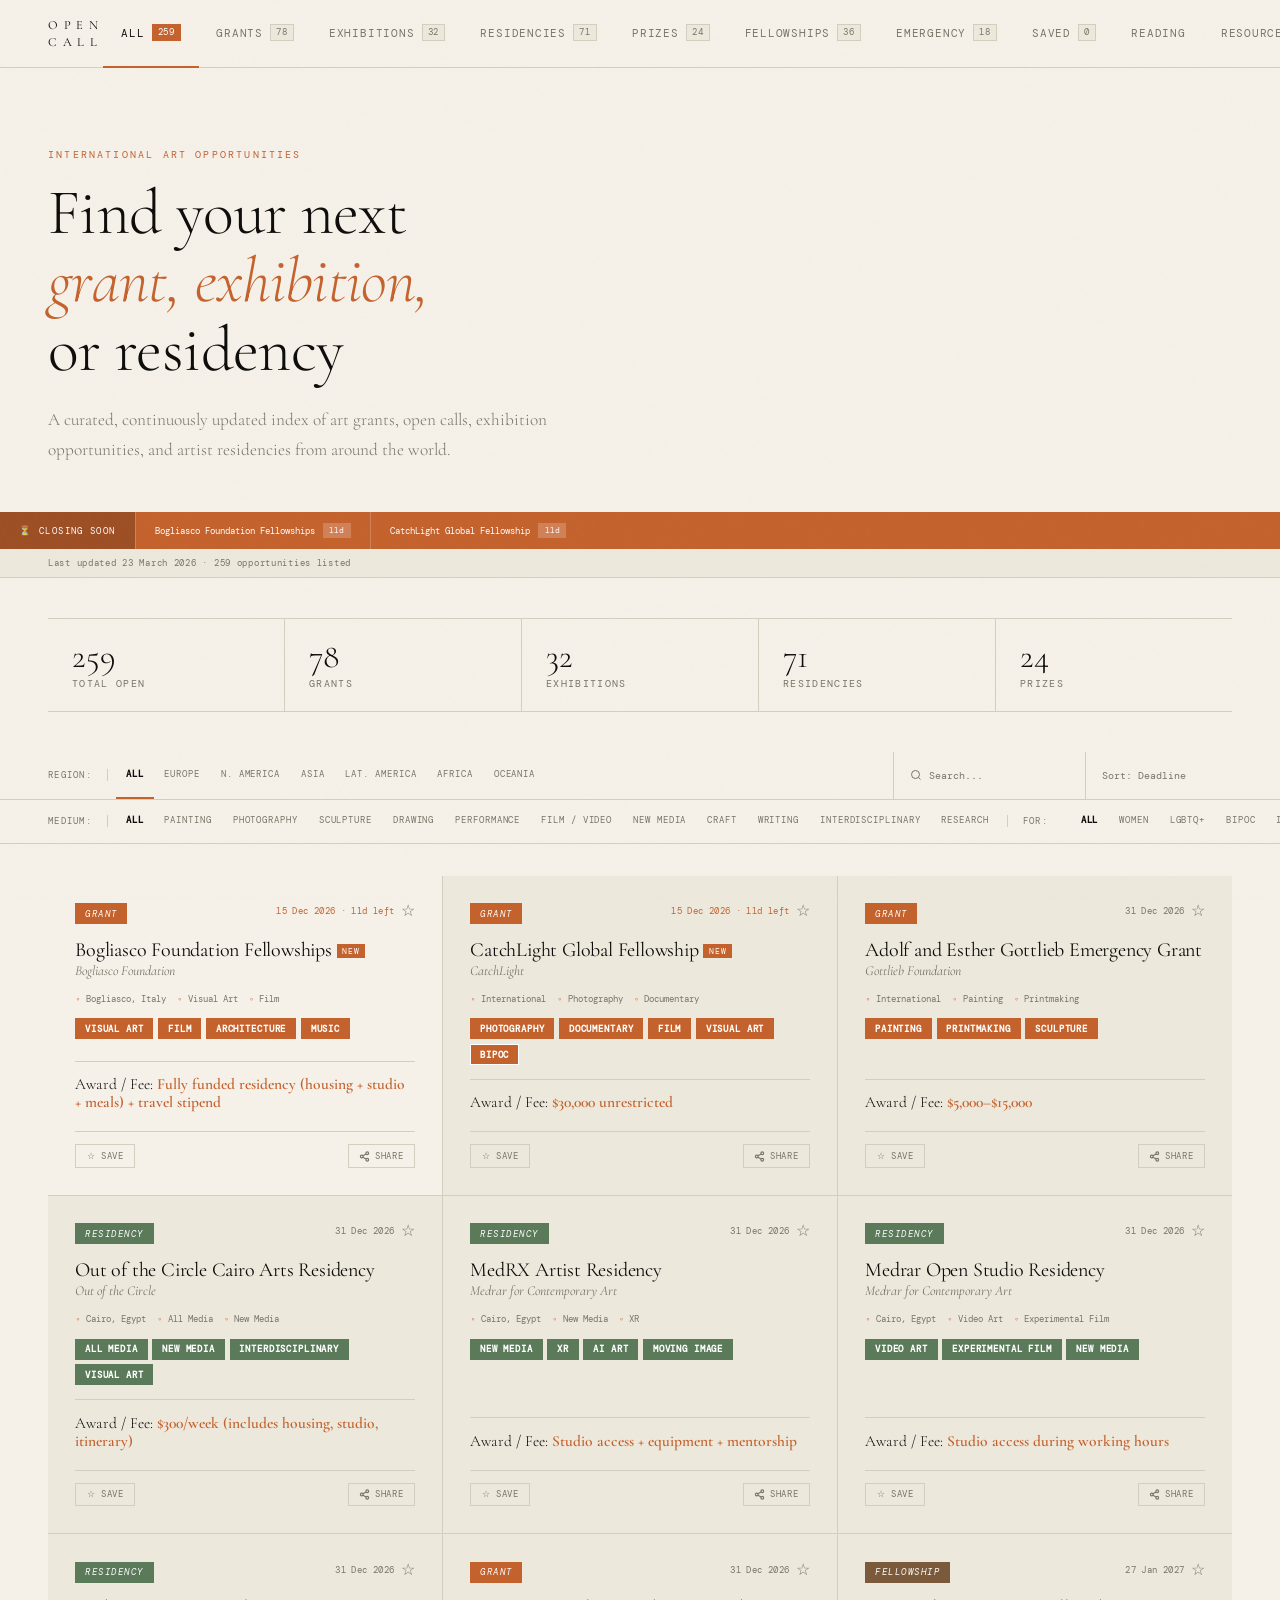
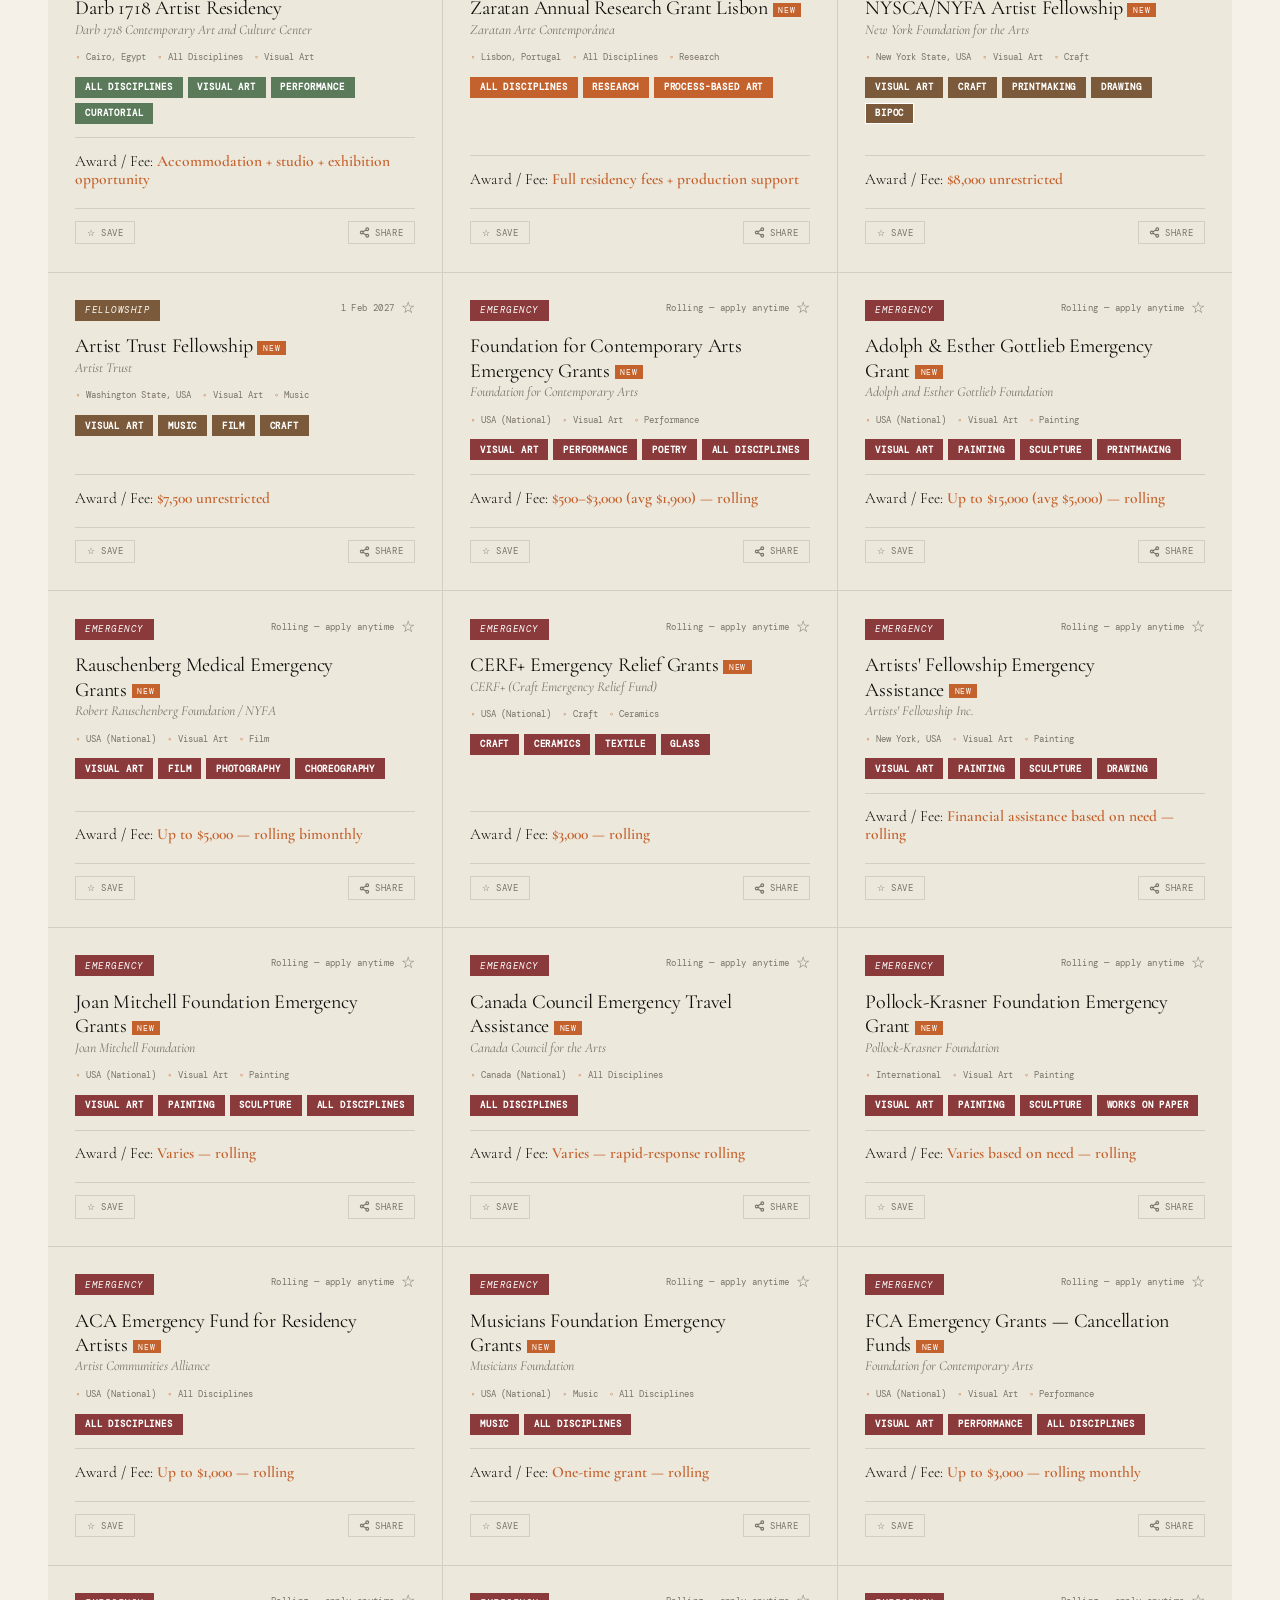
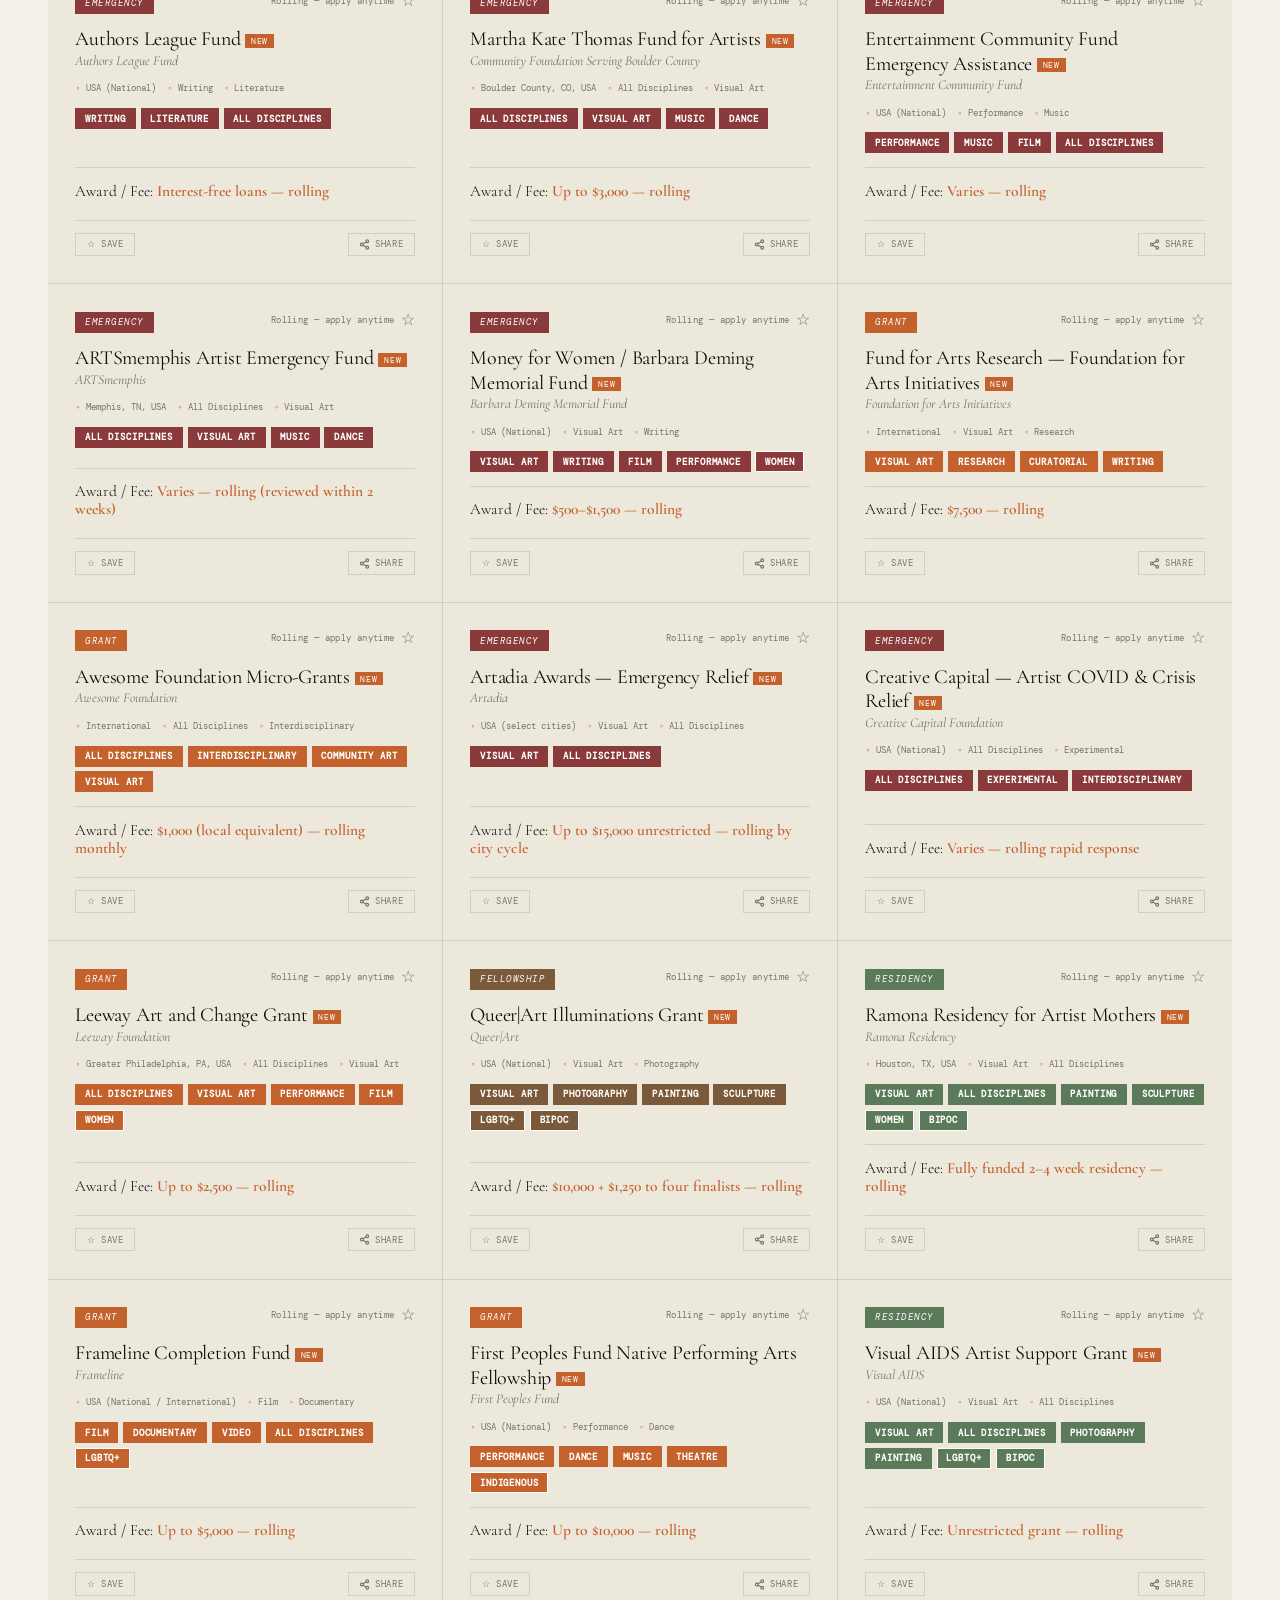
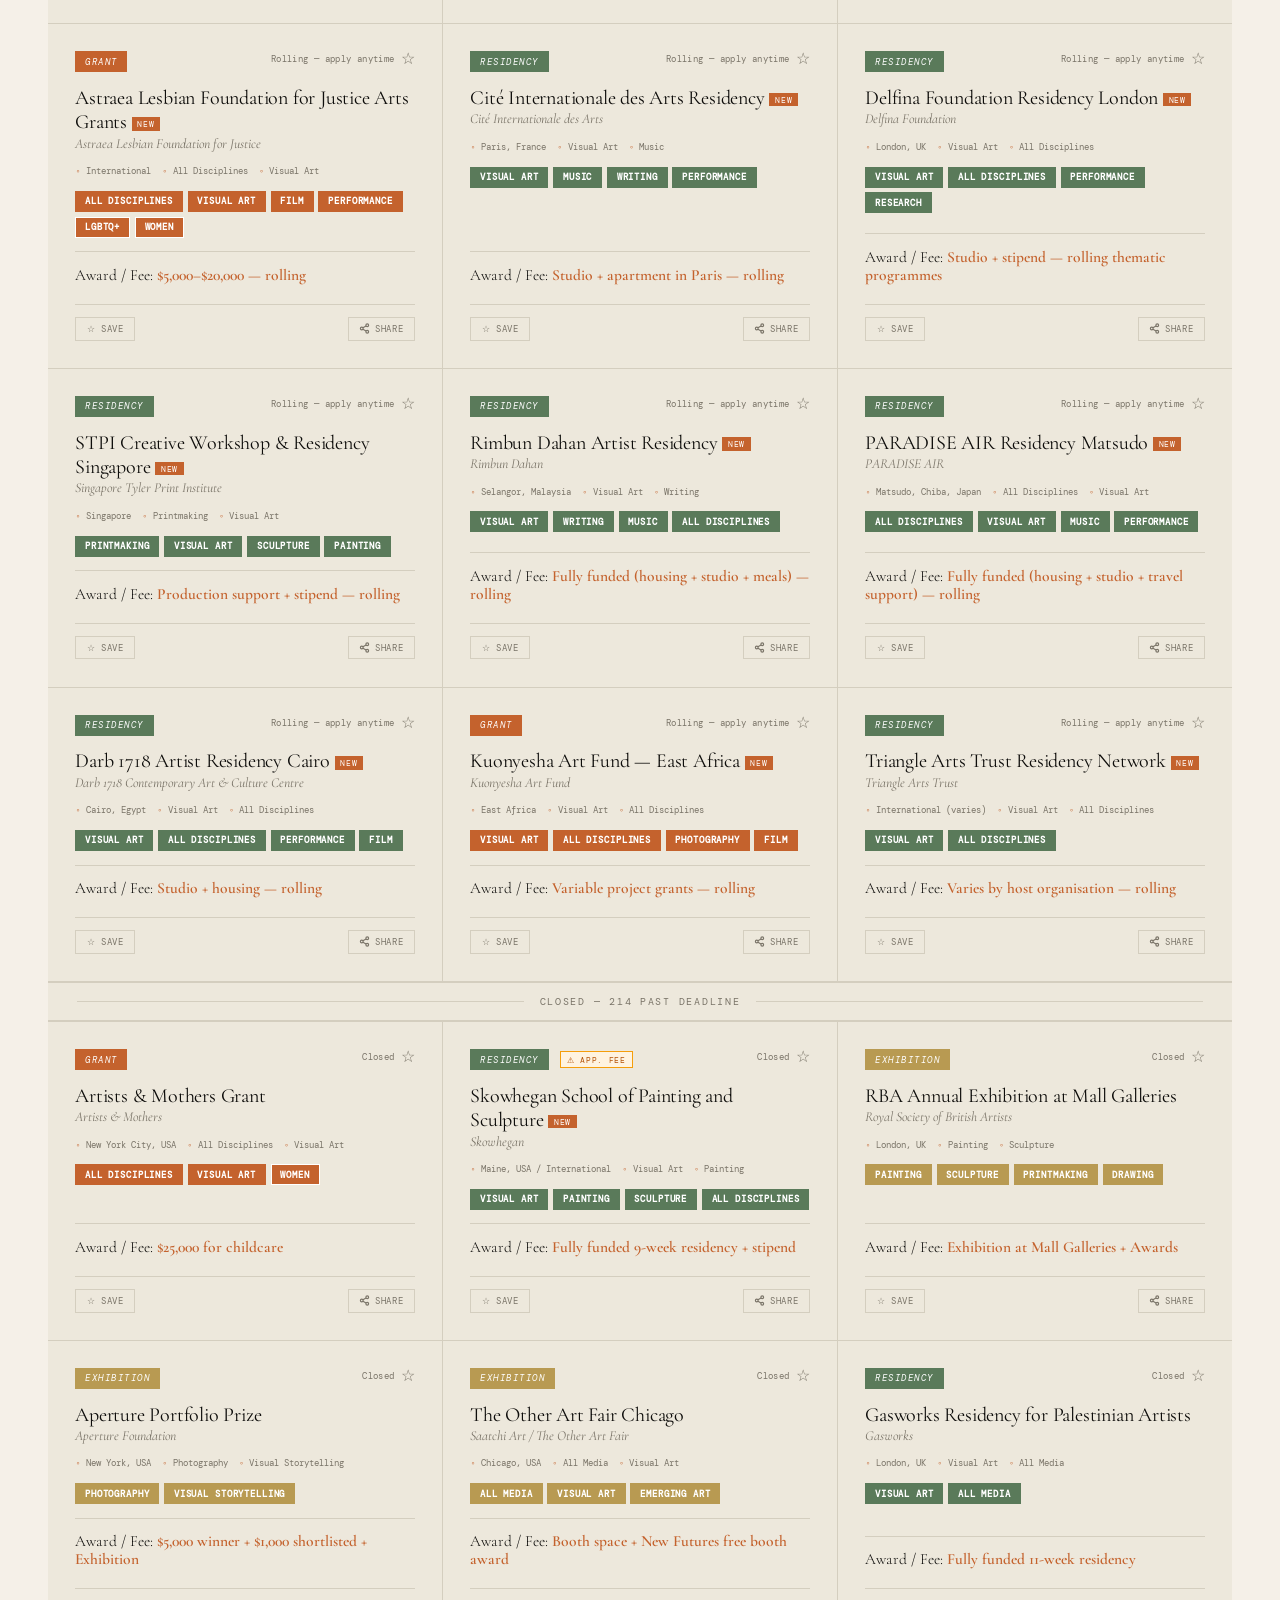
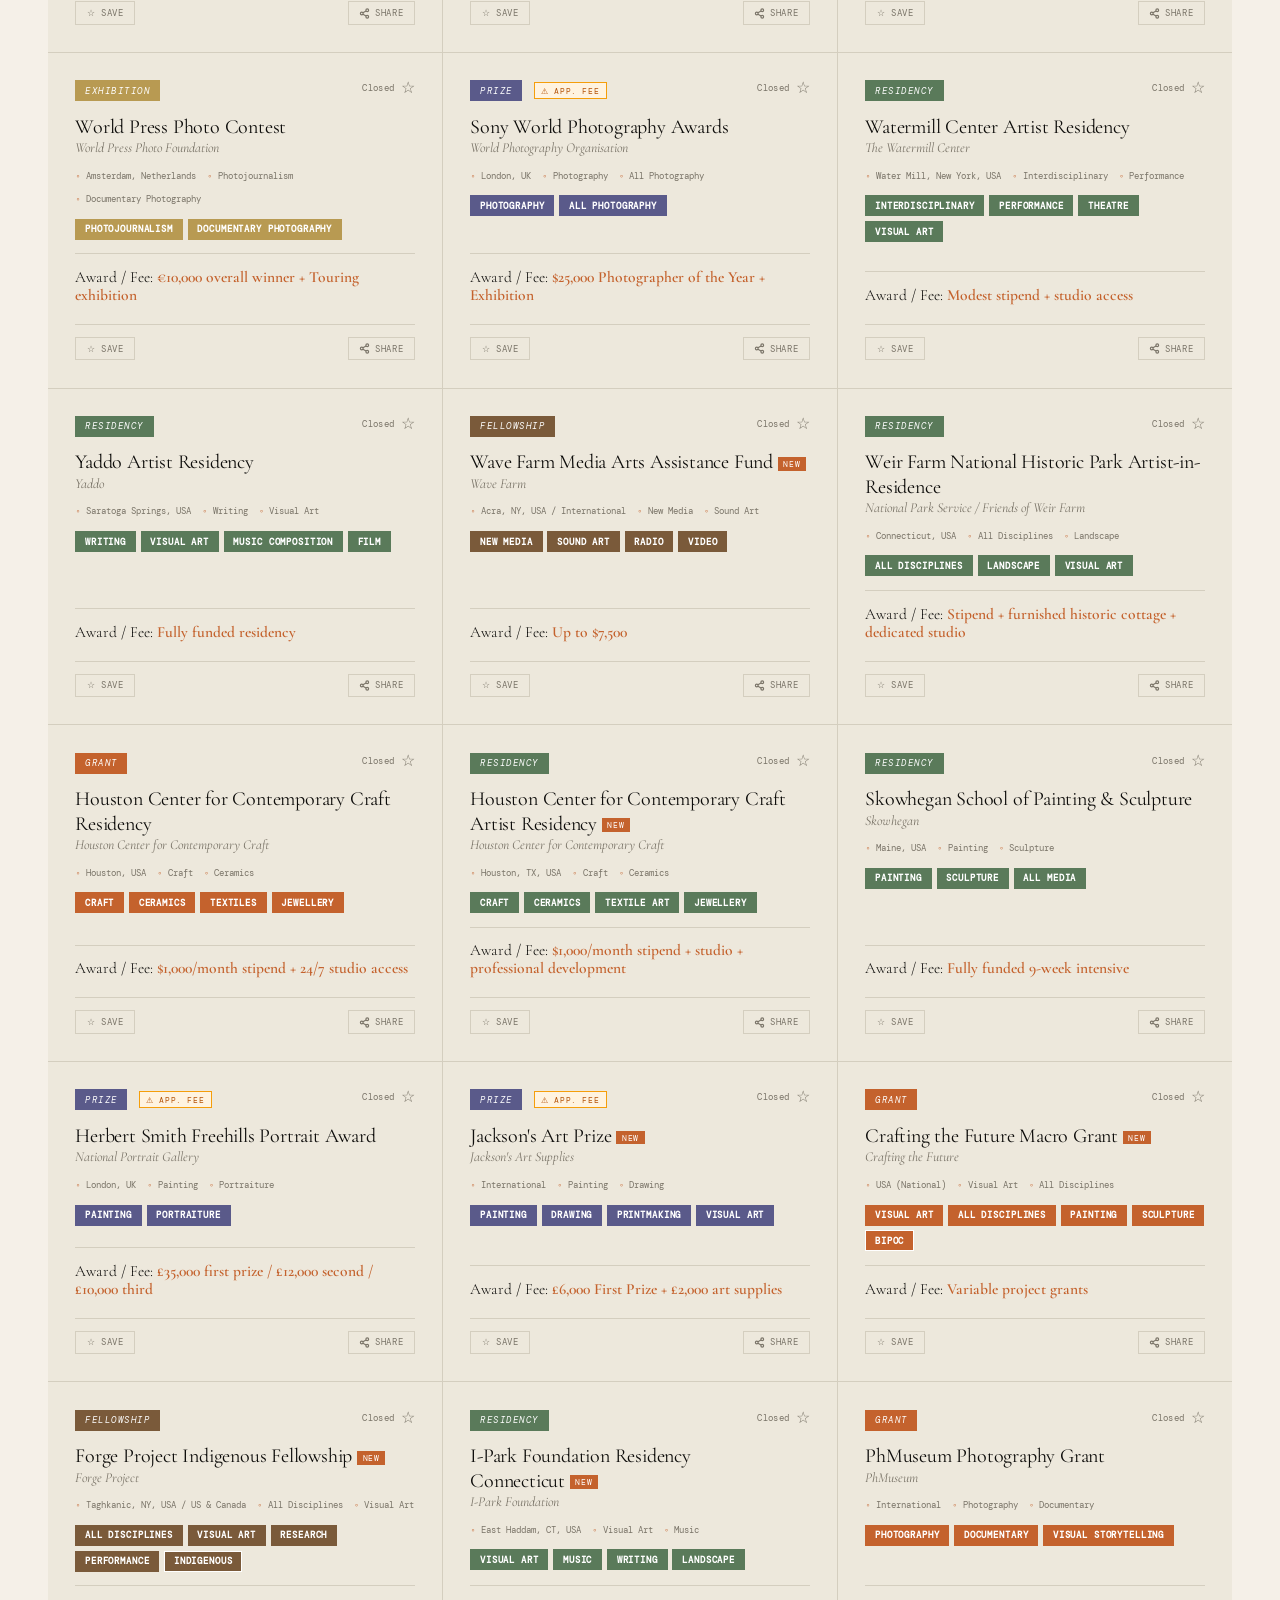
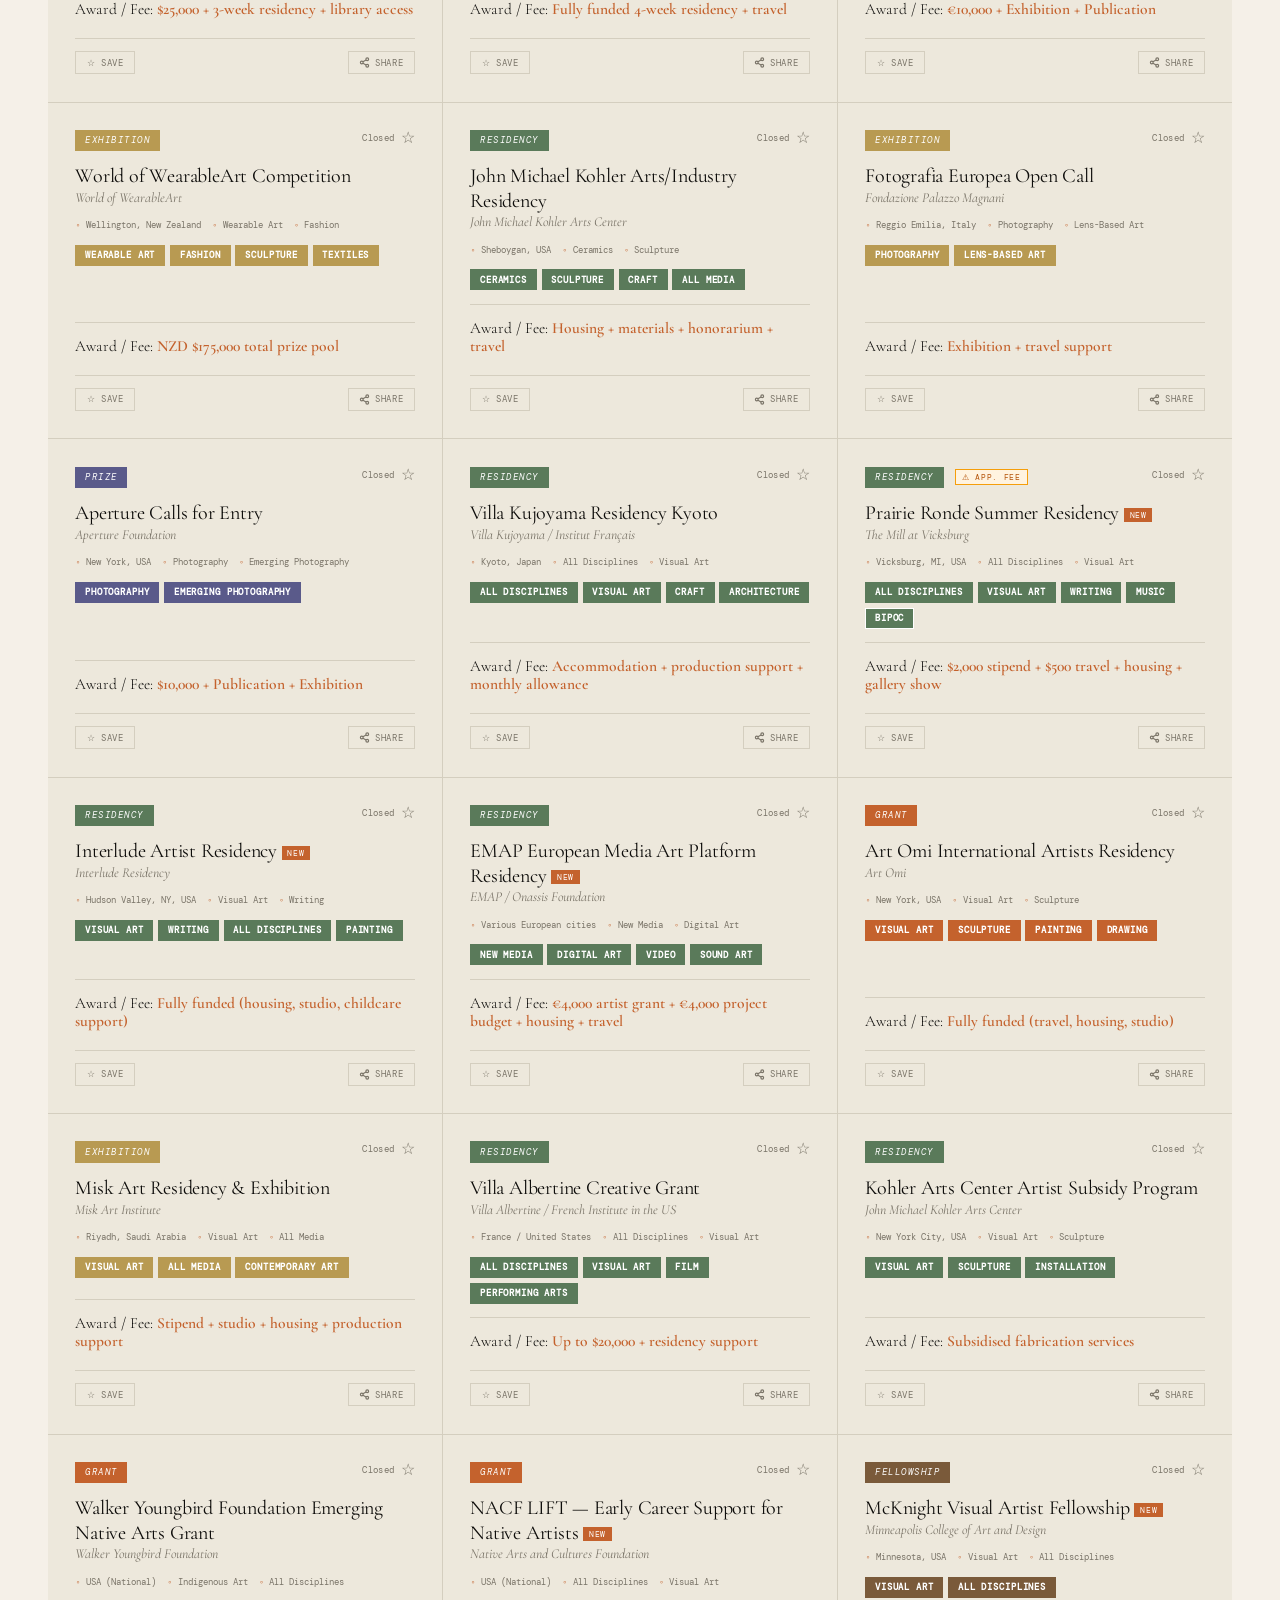
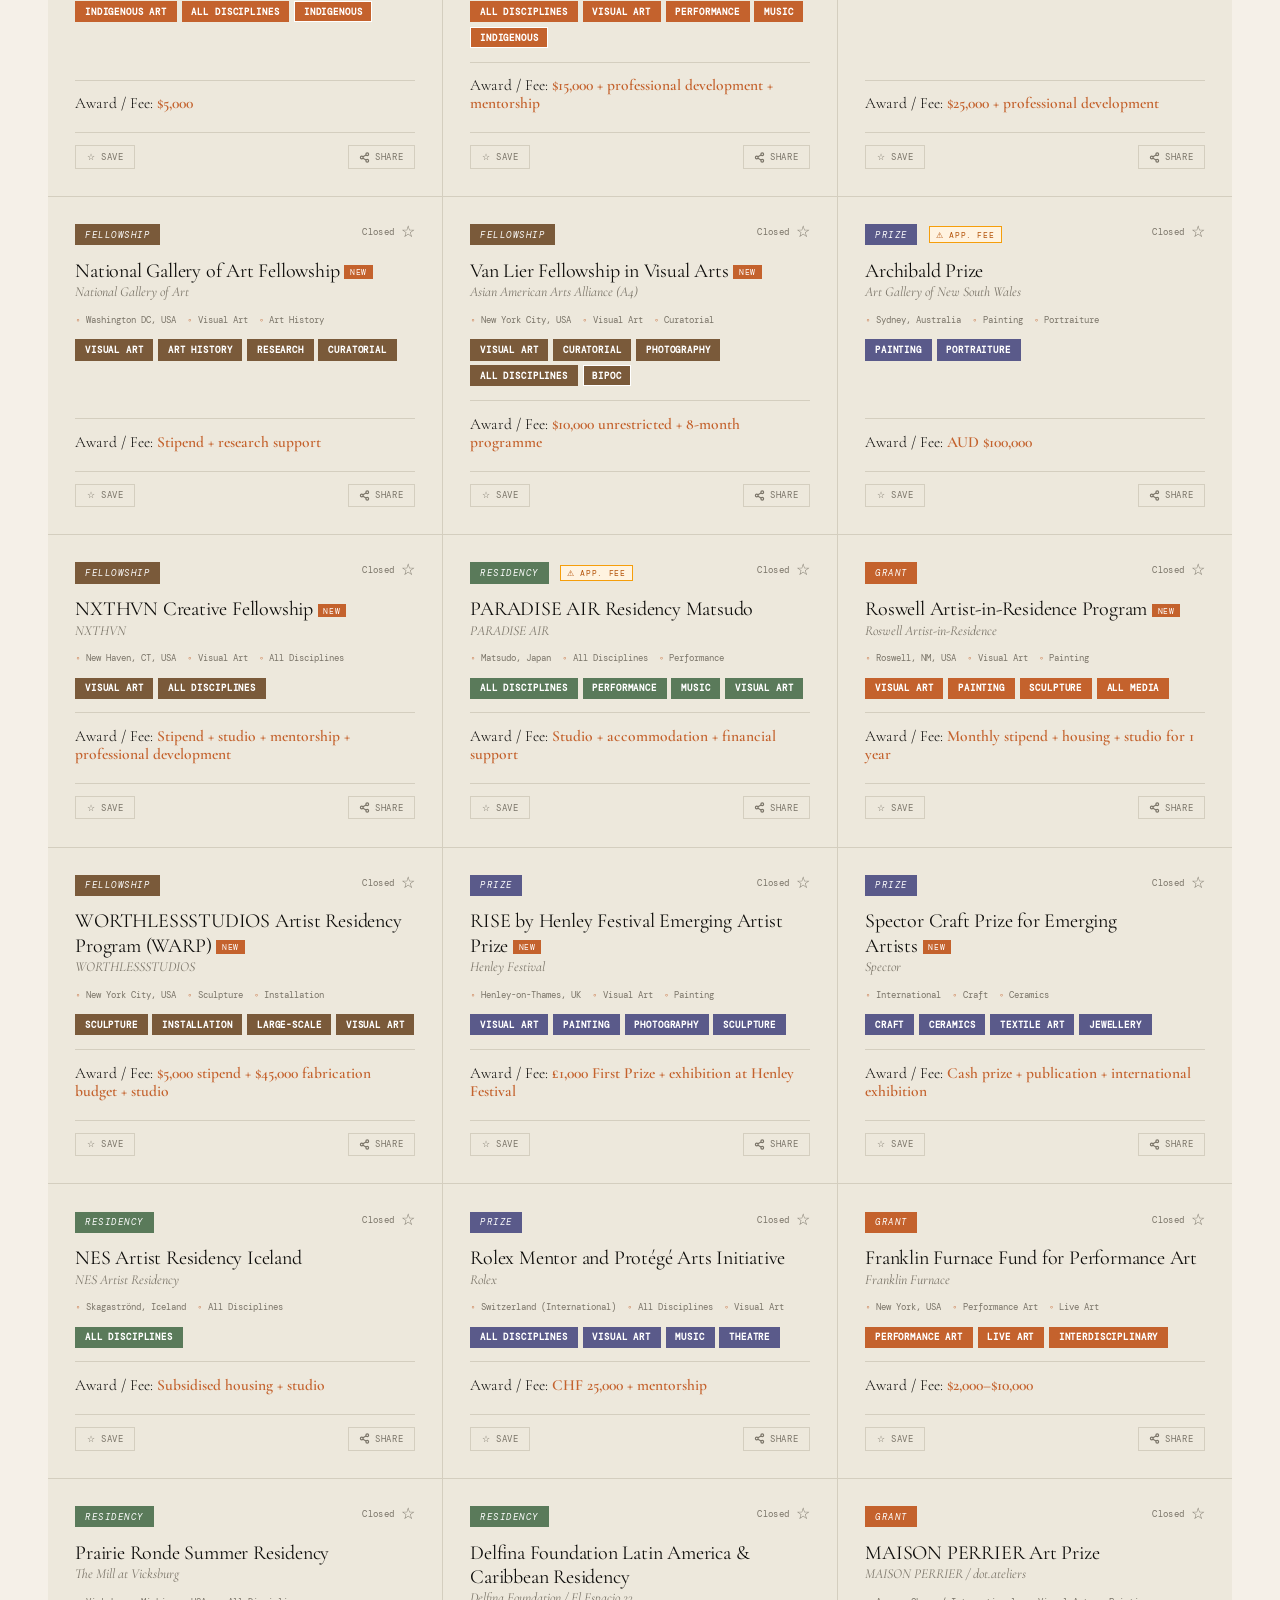
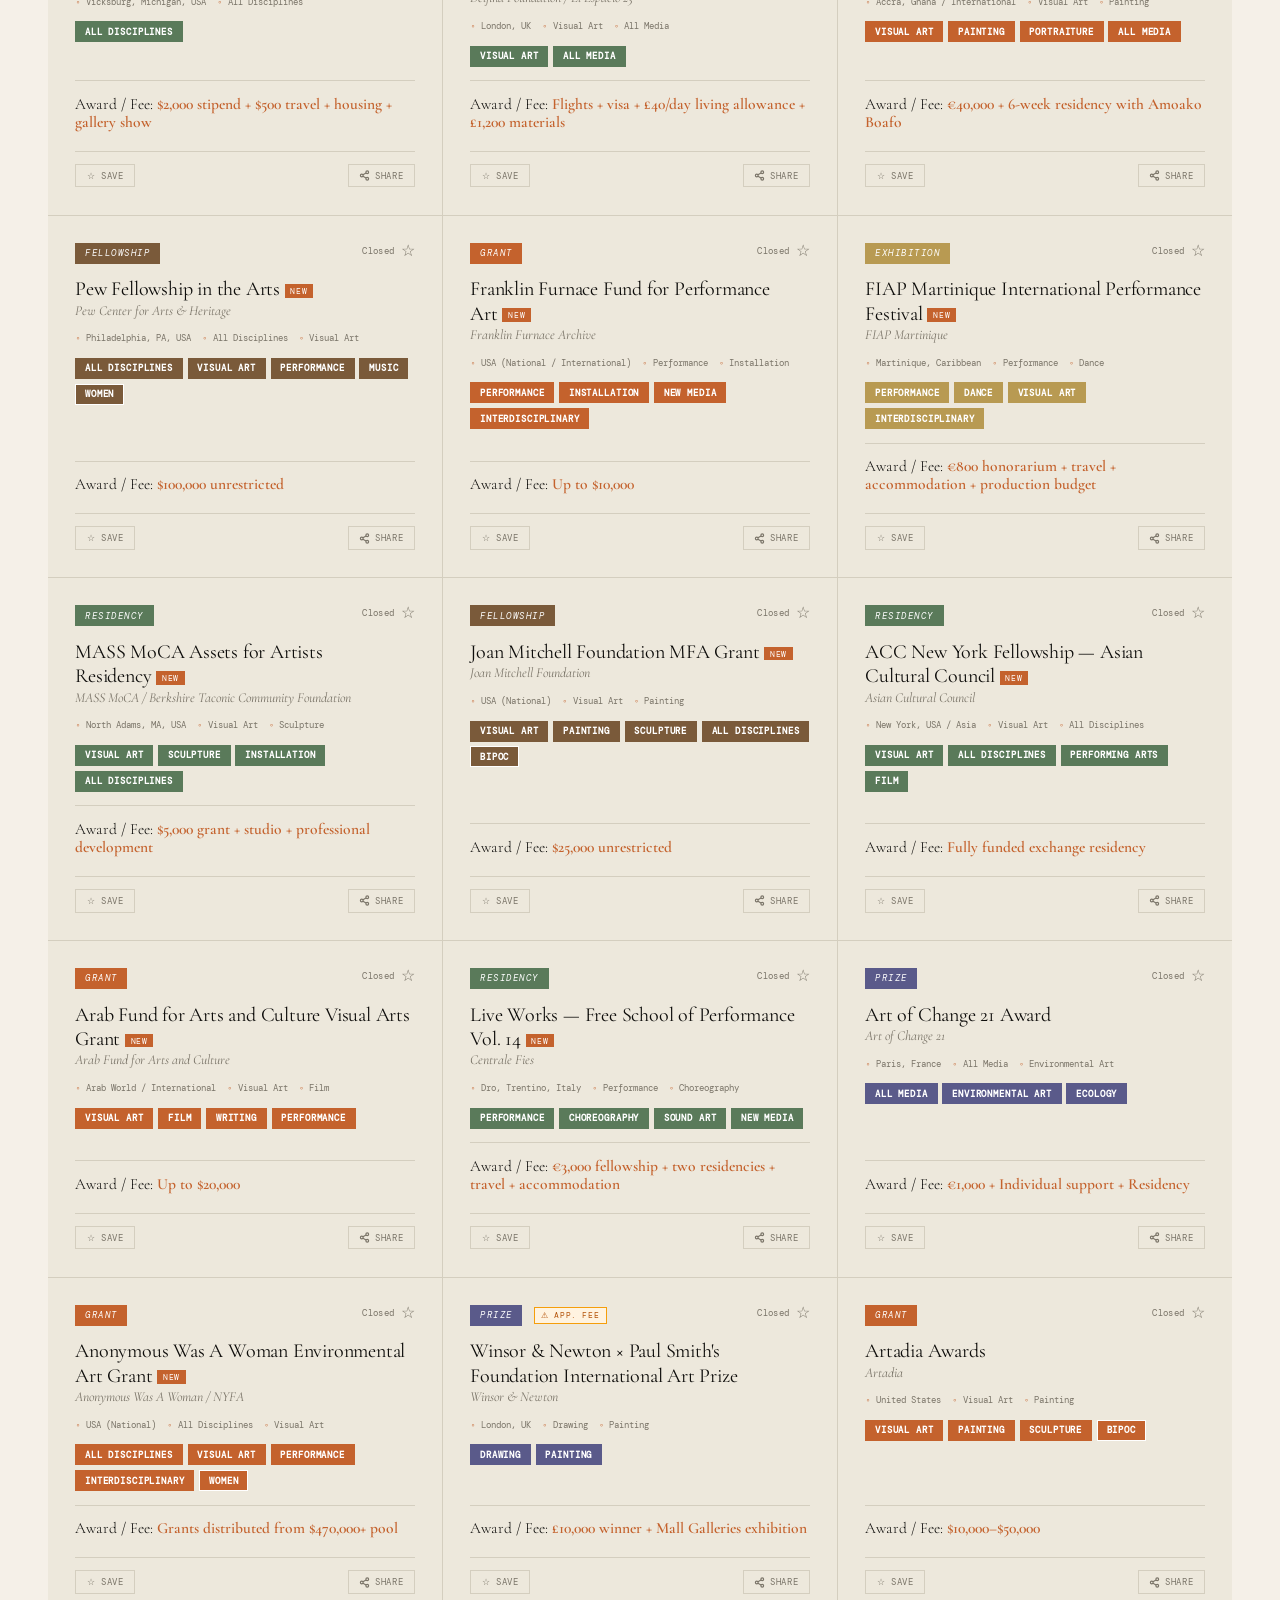
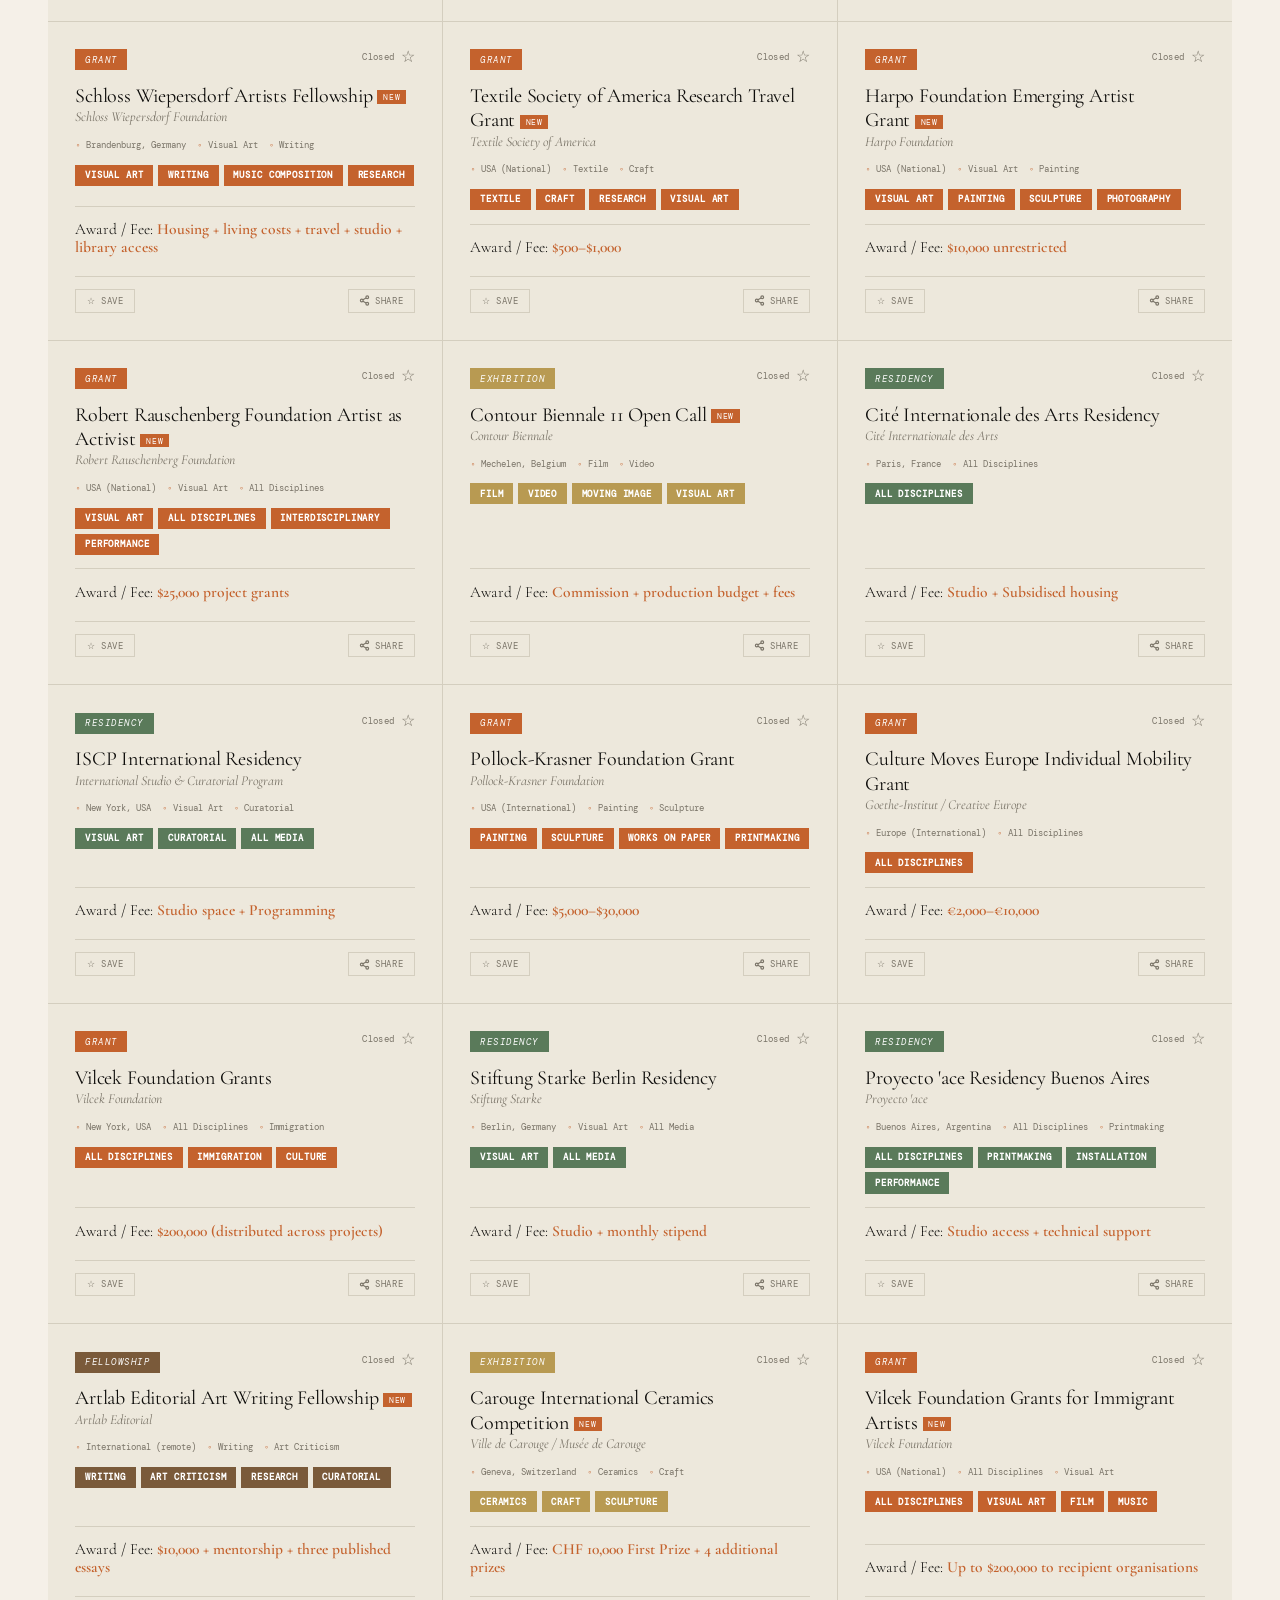
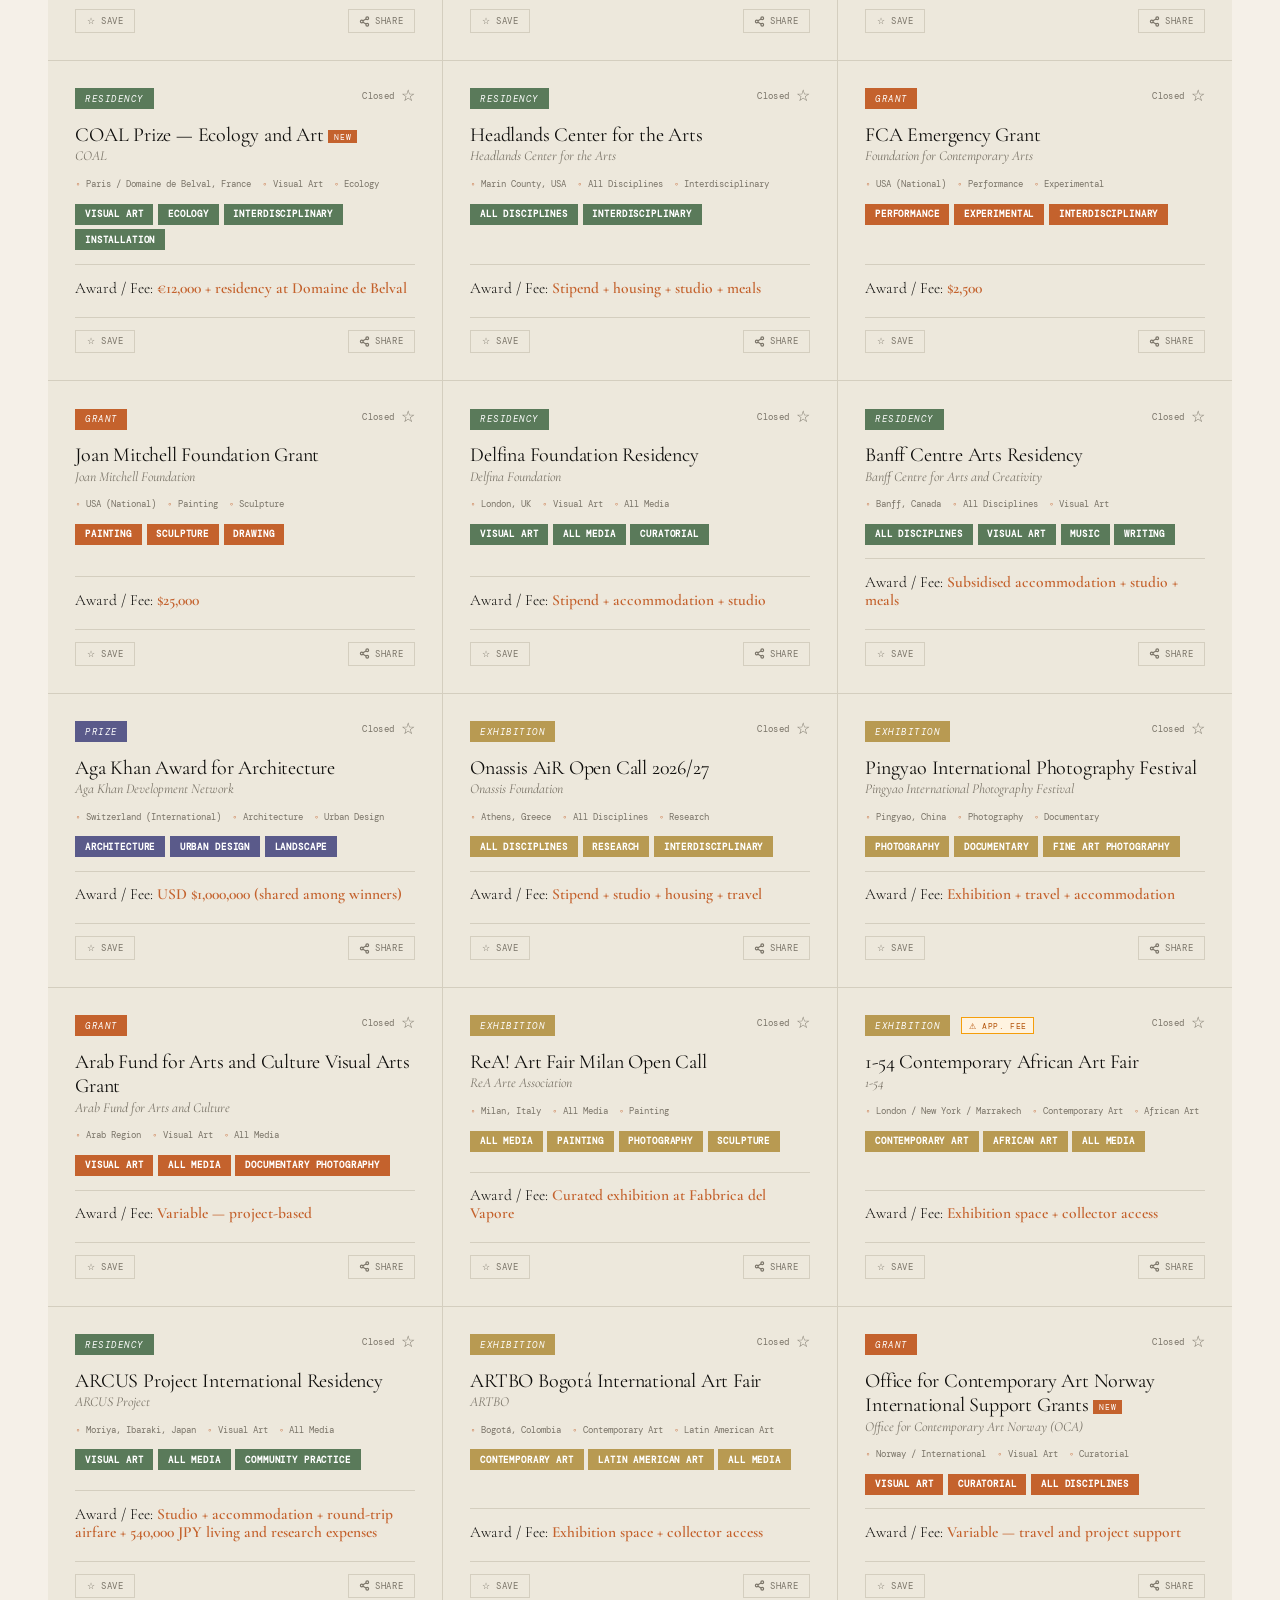
<file: index.html>
<!DOCTYPE html>
<html lang="en">
<head>
<meta charset="UTF-8">
<meta name="viewport" content="width=device-width, initial-scale=1.0, viewport-fit=cover">
<meta name="theme-color" content="#f5f0e8">
<meta name="apple-mobile-web-app-capable" content="yes">
<meta name="apple-mobile-web-app-status-bar-style" content="default">
<title>OPEN CALL — Art Grants & Exhibition Opportunities</title>
<meta name="description" content="A free, curated index of 400+ international art grants, open calls, residencies, exhibitions, and prizes. Search by region, medium, and deadline.">
<meta name="keywords" content="art grants, open calls, artist residencies, art prizes, exhibition opportunities, art funding, contemporary art">
<meta name="author" content="Open Call">
<meta property="og:title" content="OPEN CALL — Art Grants &amp; Exhibition Opportunities">
<meta property="og:description" content="Free curated index of 400+ international art grants, open calls, residencies, prizes and exhibitions. Search by region, medium &amp; deadline.">
<meta property="og:type" content="website">
<meta property="og:url" content="https://opencall.ca">
<meta property="og:site_name" content="Open Call">
<meta property="og:locale" content="en_CA">
<meta name="twitter:card" content="summary_large_image">
<meta name="twitter:title" content="OPEN CALL — Art Grants &amp; Exhibition Opportunities">
<meta name="twitter:description" content="Free curated index of 400+ international art grants, open calls, residencies, prizes and exhibitions.">
<meta name="format-detection" content="telephone=no">
<meta name="color-scheme" content="light dark">
<meta name="robots" content="index, follow">
<link rel="alternate" hreflang="en" href="https://opencall.ca">
<link rel="canonical" href="https://opencall.ca">
<script type="application/ld+json">
{
  "@context": "https://schema.org",
  "@type": "WebSite",
  "name": "Open Call",
  "url": "https://opencall.ca",
  "description": "A free, curated index of 400+ international art grants, open calls, residencies, exhibitions, and prizes.",
  "publisher": {
    "@type": "Organization",
    "name": "Open Call",
    "url": "https://opencall.ca"
  },
  "potentialAction": {
    "@type": "SearchAction",
    "target": {
      "@type": "EntryPoint",
      "urlTemplate": "https://opencall.ca/?q={search_term_string}"
    },
    "query-input": "required name=search_term_string"
  }
}
</script>
<script type="application/ld+json">
{
  "@context": "https://schema.org",
  "@type": "ItemList",
  "name": "Art Grants & Opportunities Directory",
  "description": "Curated directory of international art grants, open calls, residencies, prizes, fellowships, and emergency funds for artists.",
  "url": "https://opencall.ca",
  "numberOfItems": 401,
  "itemListElement": [
    { "@type": "ListItem", "position": 1, "name": "Art Grants", "description": "Funding opportunities for individual artists and collectives" },
    { "@type": "ListItem", "position": 2, "name": "Artist Residencies", "description": "Residency programs for artists worldwide" },
    { "@type": "ListItem", "position": 3, "name": "Open Calls & Exhibitions", "description": "Exhibition opportunities and open calls for submissions" },
    { "@type": "ListItem", "position": 4, "name": "Art Prizes", "description": "Prizes and awards for artists" },
    { "@type": "ListItem", "position": 5, "name": "Fellowships", "description": "Fellowship programs supporting artistic practice" },
    { "@type": "ListItem", "position": 6, "name": "Emergency Funds", "description": "Emergency financial assistance for artists in crisis" }
  ]
}
</script>
<link rel="preconnect" href="https://fonts.googleapis.com">
<link rel="preconnect" href="https://fonts.gstatic.com" crossorigin>
<link href="https://fonts.googleapis.com/css2?family=Cormorant+Garamond:ital,wght@0,300;0,400;0,600;1,300;1,400&family=DM+Mono:wght@300;400;500&display=swap" rel="stylesheet">
<link rel="icon" type="image/svg+xml" href="data:image/svg+xml,<svg xmlns='http://www.w3.org/2000/svg' viewBox='0 0 100 100'><rect width='100' height='100' fill='%23f5f0e8'/><text y='72' x='50' text-anchor='middle' font-size='52' font-family='serif' font-weight='400' fill='%230e0d0b'>OC</text><rect x='0' y='88' width='100' height='4' fill='%23c4622d'/></svg>">

<link rel="stylesheet" href="style.css?v=3">
</head>
<body>

<button class="scroll-top" id="scrollTopBtn" onclick="window.scrollTo({top:0,behavior:'smooth'})" title="Back to top">
  <svg width="14" height="14" viewBox="0 0 24 24" fill="none" stroke="currentColor" stroke-width="2.5" stroke-linecap="round" stroke-linejoin="round"><polyline points="18 15 12 9 6 15"/></svg>
</button>

<header>
  <a class="logo" onclick="goHome()">OPEN<br>CALL</a>
  <nav>
    <a id="tab-all"        class="active" onclick="switchTab('all')">All <span class="nav-badge" id="badge-all">0</span></a>
    <a id="tab-grant"      onclick="switchTab('grant')">Grants <span class="nav-badge" id="badge-grant">0</span></a>
    <a id="tab-exhibition" onclick="switchTab('exhibition')">Exhibitions <span class="nav-badge" id="badge-exhibition">0</span></a>
    <a id="tab-residency"  onclick="switchTab('residency')">Residencies <span class="nav-badge" id="badge-residency">0</span></a>
    <a id="tab-prize"      onclick="switchTab('prize')">Prizes <span class="nav-badge" id="badge-prize">0</span></a>
    <a id="tab-fellowship" onclick="switchTab('fellowship')">Fellowships <span class="nav-badge" id="badge-fellowship">0</span></a>
    <a id="tab-emergency"  onclick="switchTab('emergency')">Emergency <span class="nav-badge" id="badge-emergency">0</span></a>
    <a id="tab-saved"      onclick="switchTab('saved')">Saved <span class="nav-badge" id="badge-saved">0</span></a>
    <a id="tab-reading"    onclick="switchTab('reading')">Reading</a>
    <a id="tab-resources"  onclick="switchTab('resources')">Resources</a>
    <a id="tab-stats"      onclick="switchTab('stats')" title="Stats" style="letter-spacing:0;padding:0 0.7rem"><svg width="13" height="13" viewBox="0 0 13 13" fill="none" xmlns="http://www.w3.org/2000/svg" style="display:block"><rect x="0" y="7" width="3" height="6" fill="currentColor"/><rect x="5" y="4" width="3" height="9" fill="currentColor"/><rect x="10" y="1" width="3" height="12" fill="currentColor"/></svg></a>
    <a id="tab-calendar"   onclick="switchTab('calendar')" title="Calendar" style="letter-spacing:0;padding:0 0.7rem"><svg width="14" height="14" viewBox="0 0 14 14" fill="none" style="display:block"><rect x="1" y="2.5" width="12" height="10.5" rx="1" stroke="currentColor" stroke-width="1.2"/><line x1="1" y1="5.5" x2="13" y2="5.5" stroke="currentColor" stroke-width="1.2"/><line x1="4" y1="1" x2="4" y2="4" stroke="currentColor" stroke-width="1.2" stroke-linecap="round"/><line x1="10" y1="1" x2="10" y2="4" stroke="currentColor" stroke-width="1.2" stroke-linecap="round"/></svg></a>
    <a id="tab-submit"     onclick="switchTab('submit')">+ Submit</a>
    <a id="tab-donate"     onclick="switchTab('donate')" style="color:var(--rust)">♥ Donate</a>
    <a id="tab-about"      onclick="switchTab('about')">About</a>
    <button class="dark-toggle" onclick="toggleDark()" id="darkBtn" title="Toggle dark mode"><svg width="14" height="14" viewBox="0 0 24 24" fill="none" stroke="currentColor" stroke-width="2" stroke-linecap="round"><path d="M21 12.79A9 9 0 1 1 11.21 3 7 7 0 0 0 21 12.79z"/></svg></button>
  </nav>
</header>

<!-- PAGE: LISTING -->
<div class="page active" id="page-listing">
  <div class="hero">
    <p class="hero-tag" id="listing-tag">International Art Opportunities</p>
    <h1 id="listing-title">Find your next<br><em>grant, exhibition,</em><br>or residency</h1>
    <p class="hero-sub" id="listing-sub">A curated, continuously updated index of art grants, open calls, exhibition opportunities, and artist residencies from around the world.</p>
  </div>

  <div class="closing-soon" id="closingSoon" style="display:none">
    <div class="closing-soon-inner">
      <div class="closing-soon-label">⏳ Closing soon</div>
      <div class="closing-soon-list" id="closingSoonList"></div>
    </div>
  </div>

  <div class="last-updated" id="lastUpdated"></div>

  <div class="stats-bar">
    <div class="stat" onclick="switchTab('all')"><div class="stat-num" id="stat-all">0</div><div class="stat-label">Total Open</div></div>
    <div class="stat" onclick="switchTab('grant')"><div class="stat-num" id="stat-grant">0</div><div class="stat-label">Grants</div></div>
    <div class="stat" onclick="switchTab('exhibition')"><div class="stat-num" id="stat-exhibition">0</div><div class="stat-label">Exhibitions</div></div>
    <div class="stat" onclick="switchTab('residency')"><div class="stat-num" id="stat-residency">0</div><div class="stat-label">Residencies</div></div>
    <div class="stat" onclick="switchTab('prize')"><div class="stat-num" id="stat-prize">0</div><div class="stat-label">Prizes</div></div>
  </div>

  <div class="filters">
    <span class="filter-label">Region:</span>
    <button class="filter-btn active" onclick="filterRegion(this,'all')">All</button>
    <button class="filter-btn" onclick="filterRegion(this,'europe')">Europe</button>
    <button class="filter-btn" onclick="filterRegion(this,'north-america')">N. America</button>
    <button class="filter-btn" onclick="filterRegion(this,'asia')">Asia</button>
    <button class="filter-btn" onclick="filterRegion(this,'latin-america')">Lat. America</button>
    <button class="filter-btn" onclick="filterRegion(this,'africa')">Africa</button>
    <button class="filter-btn" onclick="filterRegion(this,'oceania')">Oceania</button>
    <div class="filter-right">
      <div class="search-wrap">
        <svg width="12" height="12" viewBox="0 0 24 24" fill="none" stroke="#7a7468" stroke-width="2"><circle cx="11" cy="11" r="8"/><line x1="21" y1="21" x2="16.65" y2="16.65"/></svg>
        <input type="text" id="searchInput" placeholder="Search..." oninput="filterSearch()">
      </div>
      <div class="sort-wrap">
        <select onchange="sortBy(this.value)" title="Sort by">
          <option value="deadline">Sort: Deadline</option>
          <option value="newest">Sort: Newest first</option>
          <option value="alpha">Sort: A–Z</option>
          <option value="value">Sort: Value ↓</option>
          <option value="nofee">Sort: No fees first</option>
        </select>
      </div>
    </div>
  </div>
  <div class="filters filters-medium" id="medium-filters">
    <span class="filter-label">Medium:</span>
    <button class="filter-btn medium-btn active" onclick="filterMedium(this,'all')">All</button>
    <button class="filter-btn medium-btn" onclick="filterMedium(this,'painting')">Painting</button>
    <button class="filter-btn medium-btn" onclick="filterMedium(this,'photography')">Photography</button>
    <button class="filter-btn medium-btn" onclick="filterMedium(this,'sculpture')">Sculpture</button>
    <button class="filter-btn medium-btn" onclick="filterMedium(this,'drawing')">Drawing</button>
    <button class="filter-btn medium-btn" onclick="filterMedium(this,'performance')">Performance</button>
    <button class="filter-btn medium-btn" onclick="filterMedium(this,'film')">Film / Video</button>
    <button class="filter-btn medium-btn" onclick="filterMedium(this,'new media')">New Media</button>
    <button class="filter-btn medium-btn" onclick="filterMedium(this,'craft')">Craft</button>
    <button class="filter-btn medium-btn" onclick="filterMedium(this,'writing')">Writing</button>
    <button class="filter-btn medium-btn" onclick="filterMedium(this,'interdisciplinary')">Interdisciplinary</button>
    <button class="filter-btn medium-btn" onclick="filterMedium(this,'research')">Research</button>
    <span class="filter-label" style="margin-left:0.5rem;padding-left:0.9rem;border-left:1px solid var(--divider);border-right:none">For:</span>
    <button class="filter-btn elig-btn active" onclick="filterEligibility(this,'all')">All</button>
    <button class="filter-btn elig-btn" onclick="filterEligibility(this,'women')">Women</button>
    <button class="filter-btn elig-btn" onclick="filterEligibility(this,'lgbtq')">LGBTQ+</button>
    <button class="filter-btn elig-btn" onclick="filterEligibility(this,'bipoc')">BIPOC</button>
    <button class="filter-btn elig-btn" onclick="filterEligibility(this,'indigenous')">Indigenous</button>
  </div>

  <div class="grid-wrap">
    <div class="grid" id="grid"></div>
  </div>
</div>

<!-- PAGE: SAVED -->
<div class="page" id="page-saved">
  <div class="saved-page">
    <p class="page-heading">Your Collection</p>
    <h2 class="page-title">Saved Opportunities</h2>
    <p class="page-subtitle">Opportunities you've bookmarked. Click ☆ on any card to save it here.</p>
    <div id="exportBar" class="export-bar">
      <span class="export-bar-label" id="exportCount"></span>
      <div class="export-btns">
        <button class="export-btn" onclick="exportSavedText()">↓ Copy as text</button>
        <button class="export-btn" onclick="exportSavedCSV()">↓ Export CSV</button>
        <button class="export-btn" onclick="window.print()">⎙ Print list</button>
      </div>
    </div>
    <div style="border-top:1px solid var(--divider)">
      <div class="grid" id="saved-grid"></div>
    </div>
    <div class="saved-empty" id="saved-empty">No saved opportunities yet — browse listings and click ☆ to save.</div>
  </div>
</div>

<!-- PAGE: SUBMIT -->
<div class="page" id="page-submit">
  <div class="submit-page">
    <p class="page-heading">Community Contributions</p>
    <h2 class="page-title">Submit an Opportunity</h2>
    <p class="page-subtitle">Know of a grant, open call, residency, or prize not listed? Share it below. Submissions are reviewed before publishing and will appear live on approval.</p>

    <div class="form-grid">
      <div class="field full"><label>Opportunity Title *</label><input type="text" id="f-title" placeholder="e.g. Arts Council International Grant"></div>
      <div class="field"><label>Organisation / Funder *</label><input type="text" id="f-org" placeholder="e.g. Arts Council England"></div>
      <div class="field"><label>Type *</label>
        <select id="f-type">
          <option value="">Select type</option>
          <option value="grant">Grant</option>
          <option value="exhibition">Exhibition / Open Call</option>
          <option value="residency">Residency</option>
          <option value="prize">Prize / Award</option>
        </select>
      </div>
      <div class="field"><label>Location / Country *</label><input type="text" id="f-location" placeholder="e.g. London, UK"></div>
      <div class="field"><label>Region</label>
        <select id="f-region">
          <option value="">Select region</option>
          <option value="europe">Europe</option>
          <option value="north-america">North America</option>
          <option value="asia">Asia</option>
          <option value="latin-america">Latin America</option>
          <option value="africa">Africa</option>
          <option value="oceania">Oceania</option>
        </select>
      </div>
      <div class="field"><label>Application Deadline</label><input type="date" id="f-deadline"></div>
      <div class="field"><label>Award / Support Amount</label><input type="text" id="f-amount" placeholder="e.g. £5,000 or Studio + stipend"></div>
      <div class="field"><label>Disciplines (comma-separated)</label><input type="text" id="f-disciplines" placeholder="e.g. Painting, Sculpture, New Media"></div>
      <div class="field"><label>Official URL *</label><input type="url" id="f-url" placeholder="https://..."></div>
      <div class="field full"><label>Description</label><textarea id="f-desc" placeholder="Briefly describe the opportunity, its scope, and what makes it significant..."></textarea></div>
      <div class="field full"><label>Eligibility</label><textarea id="f-eligibility" placeholder="Who can apply? Any restrictions?"></textarea></div>
      <div class="field full"><label>Your Name / Email (optional)</label><input type="text" id="f-contact" placeholder="Jane Smith · jane@example.com"></div>
    </div>

    <button class="submit-form-btn" onclick="submitOpportunity()">Submit for Review →</button>
    <div class="success-msg" id="success-msg">✓ &nbsp;Thank you! Your submission has been received and will be reviewed within 3–5 business days.</div>
  </div>
</div>

<!-- PAGE: CALENDAR -->
<div class="page" id="page-calendar">
  <div class="cal-page">
    <div class="hero" style="padding: 3rem 0 2rem">
      <p class="hero-tag">Deadline Calendar</p>
      <h1>Plan your<br><em>applications</em></h1>
      <p class="hero-sub">Every deadline mapped out. Click any listing to open it.</p>
    </div>
    <div class="cal-nav">
      <button class="cal-arrow" onclick="calPrev()">&#8592;</button>
      <div class="cal-month-label" id="calMonthLabel"></div>
      <button class="cal-arrow" onclick="calNext()">&#8594;</button>
      <button class="cal-today-btn" onclick="calGoToday()">Today</button>
    </div>
    <div class="cal-legend" id="calLegend"></div>
    <div class="cal-grid" id="calGrid"></div>
  </div>
</div>

<!-- PAGE: STATS -->
<div class="page" id="page-stats">
  <div class="reading-page">
    <div class="hero">
      <p class="hero-tag">Data & Insights</p>
      <h1>By the<br><em>numbers</em></h1>
      <p class="hero-sub">A live breakdown of all opportunities in the index — updated automatically as listings are added.</p>
    </div>
    <div id="statsContent" style="padding: 0 3rem 4rem;"></div>
  </div>
</div>

<!-- PAGE: ABOUT -->
<div class="page" id="page-about">
  <div class="about-page">
    <p class="page-heading">About This Platform</p>
    <h2 class="page-title">OPEN CALL</h2>
    <div class="about-body">
      <p><strong>OPEN CALL</strong> is a free, independent aggregator of international art funding and exhibition opportunities. We collect and curate grants, open calls, residencies, and prizes from institutions worldwide, making them accessible in a single searchable index.</p>
      <p>Our mission is to reduce the information asymmetry that exists in the art world — where knowledge of opportunities is often gatekept behind institutional networks, expensive newsletters, or geographic proximity to major art centres.</p>

      <h3>How it works</h3>
      <p>Opportunities are sourced from institutional websites, cultural ministry announcements, arts funding body publications, and community submissions. Each listing is manually reviewed for accuracy. Deadlines and details are checked monthly.</p>

      <h3>Data sources</h3>
      <div class="source-grid">
        <div class="source-item"><strong>Artforum</strong>Classifieds & open calls</div>
        <div class="source-item"><strong>Res Artis</strong>Global residency network</div>
        <div class="source-item"><strong>Trans Artists</strong>International opportunities</div>
        <div class="source-item"><strong>Creative Capital</strong>US grant listings</div>
        <div class="source-item"><strong>Arts Council</strong>UK & international</div>
        <div class="source-item"><strong>Foundation databases</strong>Direct institution feeds</div>
        <div class="source-item"><strong>Community submissions</strong>Crowdsourced additions</div>
        <div class="source-item"><strong>Biennale networks</strong>Official open calls</div>
      </div>

      <h3>Contributing</h3>
      <p><strong>OPEN CALL</strong> relies on the art community to stay comprehensive. If you know of an opportunity not yet listed, use the <strong>+ Submit</strong> tab to add it. All submissions are reviewed within 3–5 business days.</p>

      <h3>Disclaimer</h3>
      <p>OPEN CALL is not affiliated with any of the listed organisations. Always verify current deadlines and requirements directly on the funder's official website before applying.</p>
    </div>
  </div>
</div>

<!-- PAGE: READING -->
<div class="page" id="page-reading">
  <div class="reading-page">
    <div class="hero">
      <p class="hero-tag">Art Writing &amp; Editorial</p>
      <h1>Essential<br><em>reading</em></h1>
      <p class="hero-sub">A curated index of the most important publications, journals, and platforms for contemporary art writing — from institutional critique to artist interviews, exhibition reviews to theory.</p>
    </div>

    <div class="reading-section">
      <div class="reading-section-label">News &amp; Critical Discourse</div>
      <div class="reading-grid">
        <a class="reading-card" href="https://www.e-flux.com" target="_blank" rel="noopener">
          <div class="reading-name">e-flux</div>
          <div class="reading-desc">The essential distribution network for contemporary art announcements, plus a rigorous journal publishing critical essays by artists, curators, and theorists. Indispensable.</div>
          <div class="reading-tags"><span class="reading-tag">Theory</span><span class="reading-tag">Essays</span><span class="reading-tag">Announcements</span></div>
        </a>
        <a class="reading-card" href="https://www.artforum.com" target="_blank" rel="noopener">
          <div class="reading-name">Artforum</div>
          <div class="reading-desc">The flagship magazine of the contemporary art world since 1962. Exhibition reviews, artist profiles, criticism, and the industry's most-read classifieds.</div>
          <div class="reading-tags"><span class="reading-tag">Criticism</span><span class="reading-tag">Reviews</span><span class="reading-tag">Profiles</span></div>
        </a>
        <a class="reading-card" href="https://www.artnet.com/magazine" target="_blank" rel="noopener">
          <div class="reading-name">Artnet News</div>
          <div class="reading-desc">Daily art world news, market analysis, exhibition previews, and in-depth features covering the global contemporary art scene.</div>
          <div class="reading-tags"><span class="reading-tag">News</span><span class="reading-tag">Market</span><span class="reading-tag">Features</span></div>
        </a>
        <a class="reading-card" href="https://www.theartnewspaper.com" target="_blank" rel="noopener">
          <div class="reading-name">The Art Newspaper</div>
          <div class="reading-desc">Authoritative news and analysis on the global art world — exhibitions, auctions, cultural policy, museum news, and restitution debates.</div>
          <div class="reading-tags"><span class="reading-tag">News</span><span class="reading-tag">Policy</span><span class="reading-tag">Museums</span></div>
        </a>
        <a class="reading-card" href="https://hyperallergic.com" target="_blank" rel="noopener">
          <div class="reading-name">Hyperallergic</div>
          <div class="reading-desc">A platform for playful, serious, and radical thinking about art. Known for exhibition reviews, artist interviews, and socially engaged criticism from an independent editorial perspective.</div>
          <div class="reading-tags"><span class="reading-tag">Criticism</span><span class="reading-tag">Reviews</span><span class="reading-tag">Independent</span></div>
        </a>
        <a class="reading-card" href="https://www.frieze.com/magazine" target="_blank" rel="noopener">
          <div class="reading-name">Frieze Magazine</div>
          <div class="reading-desc">Influential contemporary art and culture magazine publishing criticism, artist profiles, and cultural commentary since 1991, alongside the Frieze art fairs.</div>
          <div class="reading-tags"><span class="reading-tag">Criticism</span><span class="reading-tag">Profiles</span><span class="reading-tag">Culture</span></div>
        </a>
      </div>
    </div>

    <div class="reading-section">
      <div class="reading-section-label">Academic &amp; Theory</div>
      <div class="reading-grid">
        <a class="reading-card" href="https://www.e-flux.com/journal" target="_blank" rel="noopener">
          <div class="reading-name">e-flux Journal</div>
          <div class="reading-desc">Peer-reviewed essays by leading artists and thinkers. Consistently one of the most rigorous forums for contemporary critical thought in the visual arts.</div>
          <div class="reading-tags"><span class="reading-tag">Theory</span><span class="reading-tag">Peer-reviewed</span></div>
        </a>
        <a class="reading-card" href="https://www.afterall.org" target="_blank" rel="noopener">
          <div class="reading-name">Afterall Journal</div>
          <div class="reading-desc">Published by Central Saint Martins, Afterall produces in-depth monographic essays on single artworks. Exceptionally rigorous and beautifully designed.</div>
          <div class="reading-tags"><span class="reading-tag">Academic</span><span class="reading-tag">Monographs</span></div>
        </a>
        <a class="reading-card" href="https://www.artjournal.org" target="_blank" rel="noopener">
          <div class="reading-name">Art Journal</div>
          <div class="reading-desc">Published by the College Art Association since 1941, Art Journal is the leading peer-reviewed journal for modern and contemporary art scholarship.</div>
          <div class="reading-tags"><span class="reading-tag">Academic</span><span class="reading-tag">Scholarship</span></div>
        </a>
        <a class="reading-card" href="https://www.october-journal.org" target="_blank" rel="noopener">
          <div class="reading-name">October</div>
          <div class="reading-desc">MIT Press journal dedicated to contemporary art and culture theory. A cornerstone of critical discourse since 1976, publishing landmark essays on art, film, and media.</div>
          <div class="reading-tags"><span class="reading-tag">Theory</span><span class="reading-tag">Film</span><span class="reading-tag">Media</span></div>
        </a>
        <a class="reading-card" href="https://www.thirdtext.org" target="_blank" rel="noopener">
          <div class="reading-name">Third Text</div>
          <div class="reading-desc">Critical perspectives on contemporary art and culture, focusing on postcolonial and non-Western positions. Essential reading for understanding global contemporary art.</div>
          <div class="reading-tags"><span class="reading-tag">Postcolonial</span><span class="reading-tag">Global</span></div>
        </a>
        <a class="reading-card" href="https://www.moussemagazine.it" target="_blank" rel="noopener">
          <div class="reading-name">Mousse Magazine</div>
          <div class="reading-desc">Milan-based contemporary art magazine publishing artist interviews, critical essays, and extensive exhibition documentation with a distinctly European perspective.</div>
          <div class="reading-tags"><span class="reading-tag">Interviews</span><span class="reading-tag">Essays</span><span class="reading-tag">European</span></div>
        </a>
      </div>
    </div>

    <div class="reading-section">
      <div class="reading-section-label">Artist-Led &amp; Independent</div>
      <div class="reading-grid">
        <a class="reading-card" href="https://www.artreview.com" target="_blank" rel="noopener">
          <div class="reading-name">ArtReview</div>
          <div class="reading-desc">London-based international contemporary art magazine known for the influential Power 100 list, exhibition reviews, and long-form critical writing.</div>
          <div class="reading-tags"><span class="reading-tag">Reviews</span><span class="reading-tag">Features</span><span class="reading-tag">Power 100</span></div>
        </a>
        <a class="reading-card" href="https://www.artnews.com" target="_blank" rel="noopener">
          <div class="reading-name">ARTnews</div>
          <div class="reading-desc">One of the oldest and most widely circulated art magazines in the world, covering exhibitions, auctions, artist profiles, and museum news since 1902.</div>
          <div class="reading-tags"><span class="reading-tag">News</span><span class="reading-tag">Profiles</span><span class="reading-tag">Auctions</span></div>
        </a>
        <a class="reading-card" href="https://www.walkerart.org/magazine" target="_blank" rel="noopener">
          <div class="reading-name">Walker Art Center Magazine</div>
          <div class="reading-desc">Free digital publication from the Walker Art Center, publishing artists' projects, long-form essays, and experimental writing commissioned directly from artists.</div>
          <div class="reading-tags"><span class="reading-tag">Artists' Projects</span><span class="reading-tag">Free</span></div>
        </a>
        <a class="reading-card" href="https://bombmagazine.org" target="_blank" rel="noopener">
          <div class="reading-name">BOMB Magazine</div>
          <div class="reading-desc">Artist-to-artist interviews since 1981. BOMB publishes some of the most intimate and illuminating conversations between artists, writers, musicians, and filmmakers.</div>
          <div class="reading-tags"><span class="reading-tag">Interviews</span><span class="reading-tag">Artist-led</span></div>
        </a>
        <a class="reading-card" href="https://www.contemporaryand.com" target="_blank" rel="noopener">
          <div class="reading-name">Contemporary And (C&amp;)</div>
          <div class="reading-desc">The leading platform for critical writing on contemporary African art, published in English, German, Portuguese, and French. Essential for global perspectives.</div>
          <div class="reading-tags"><span class="reading-tag">African Art</span><span class="reading-tag">Multilingual</span></div>
        </a>
        <a class="reading-card" href="https://www.ocula.com/magazine" target="_blank" rel="noopener">
          <div class="reading-name">Ocula Magazine</div>
          <div class="reading-desc">Asia-Pacific focused art platform publishing in-depth artist profiles, exhibition reviews, and critical writing from across the Asia-Pacific region and beyond.</div>
          <div class="reading-tags"><span class="reading-tag">Asia-Pacific</span><span class="reading-tag">Profiles</span></div>
        </a>
      </div>
    </div>

    <div class="reading-section">
      <div class="reading-section-label">Photography &amp; Lens-Based</div>
      <div class="reading-grid">
        <a class="reading-card" href="https://aperture.org/editorial" target="_blank" rel="noopener">
          <div class="reading-name">Aperture</div>
          <div class="reading-desc">The world's foremost photography magazine, publishing artist monographs, critical essays, and portfolios since 1952. The record of photography as a serious art form.</div>
          <div class="reading-tags"><span class="reading-tag">Photography</span><span class="reading-tag">Monographs</span></div>
        </a>
        <a class="reading-card" href="https://lensculture.com/articles" target="_blank" rel="noopener">
          <div class="reading-name">LensCulture</div>
          <div class="reading-desc">Online platform for international contemporary photography, publishing photographer profiles, essays, and critical writing from across the globe.</div>
          <div class="reading-tags"><span class="reading-tag">Photography</span><span class="reading-tag">International</span></div>
        </a>
        <a class="reading-card" href="https://phmuseum.com/magazine" target="_blank" rel="noopener">
          <div class="reading-name">PHmuseum</div>
          <div class="reading-desc">Platform for contemporary photography publishing artist interviews, photo essays, and critical writing with a focus on emerging and mid-career photographers internationally.</div>
          <div class="reading-tags"><span class="reading-tag">Photography</span><span class="reading-tag">Emerging</span></div>
        </a>
      </div>
    </div>

  </div>
</div>

<!-- PAGE: RESOURCES -->
<div class="page" id="page-resources">
  <div class="reading-page">
    <div class="hero">
      <p class="hero-tag">Application Guides</p>
      <h1>Navigate the<br><em>application process</em></h1>
      <p class="hero-sub">Curated guides, templates, and examples to help you write stronger grant proposals, residency applications, exhibition pitches, and prize submissions.</p>
    </div>

    <div class="reading-section">
      <div class="reading-section-label">Grants</div>
      <div class="reading-grid">

        <a class="reading-card" href="https://www.artworkarchive.com/blog/free-download-artist-grant-proposal-template" target="_blank" rel="noopener">
          <div class="reading-name">Grant Proposal Template — Artwork Archive</div>
          <div class="reading-desc">A free downloadable template with guiding questions to help structure your project description, budget, timeline, and eligibility. One of the most practical starting points for first-time applicants.</div>
          <div class="reading-tags"><span class="reading-tag">Template</span><span class="reading-tag">Grants</span><span class="reading-tag">Free</span></div>
        </a>

        <a class="reading-card" href="https://www.artworkarchive.com/blog/grant-proposal-checklist-for-artists-free-download" target="_blank" rel="noopener">
          <div class="reading-name">Grant Proposal Checklist — Artwork Archive</div>
          <div class="reading-desc">A free checklist covering all the essentials funders look for: the who, what, when, where, and how of your project. Useful for reviewing your draft before submitting.</div>
          <div class="reading-tags"><span class="reading-tag">Checklist</span><span class="reading-tag">Grants</span><span class="reading-tag">Free</span></div>
        </a>

        <a class="reading-card" href="https://www.nyfa.org/knowledge-base/arts-entreprenuership/tips-for-effectively-writing-and-talking-about-your-work/" target="_blank" rel="noopener">
          <div class="reading-name">Artist Statement Writing Guide — NYFA</div>
          <div class="reading-desc">The New York Foundation for the Arts walks through how to write a compelling artist statement for grant applications, with practical advice on structure, tone, and what reviewers look for.</div>
          <div class="reading-tags"><span class="reading-tag">Examples</span><span class="reading-tag">Artist Statement</span><span class="reading-tag">Grants</span></div>
        </a>

        <a class="reading-card" href="https://blog.fracturedatlas.org/how-to-talk-about-your-art-grant-application" target="_blank" rel="noopener">
          <div class="reading-name">How to Talk About Your Art — Fractured Atlas</div>
          <div class="reading-desc">Practical guidance from a fiscal sponsor that reviews thousands of applications per year. Covers how to describe your practice clearly, avoid jargon, and make a compelling case for funding.</div>
          <div class="reading-tags"><span class="reading-tag">Writing Guide</span><span class="reading-tag">Grants</span></div>
        </a>

        <a class="reading-card" href="https://www.format.com/magazine/resources/art/art-grant-application-guide" target="_blank" rel="noopener">
          <div class="reading-name">How to Secure an Art Grant — Format</div>
          <div class="reading-desc">A ten-step guide to navigating art grant applications: from finding the right funders and reading eligibility criteria, to writing your artist statement, project proposal, and budget.</div>
          <div class="reading-tags"><span class="reading-tag">Full Example</span><span class="reading-tag">Grants</span><span class="reading-tag">Budget</span></div>
        </a>

      </div>
    </div>

    <div class="reading-section">
      <div class="reading-section-label">Residencies</div>
      <div class="reading-grid">

        <a class="reading-card" href="https://magazine.artconnect.com/resources/how-to-apply-to-an-art-residency" target="_blank" rel="noopener">
          <div class="reading-name">How to Apply to an Art Residency — ArtConnect</div>
          <div class="reading-desc">A comprehensive guide covering eligibility research, statement writing, portfolio selection, references, and deadline management. One of the clearest overviews available for residency applicants at any stage.</div>
          <div class="reading-tags"><span class="reading-tag">Guide</span><span class="reading-tag">Residencies</span><span class="reading-tag">Portfolio</span></div>
        </a>

        <a class="reading-card" href="https://www.nyfa.org/knowledge-base/arts-entreprenuership/tips-for-effectively-writing-and-talking-about-your-work/" target="_blank" rel="noopener">
          <div class="reading-name">Writing &amp; Talking About Your Work — NYFA</div>
          <div class="reading-desc">NYFA's practical guide to writing about your practice for residency applications, grants, and open calls — covering artist statements, bios, and how to describe your work to different audiences.</div>
          <div class="reading-tags"><span class="reading-tag">Guide</span><span class="reading-tag">Residencies</span><span class="reading-tag">Strategy</span></div>
        </a>

        <a class="reading-card" href="https://resartis.org/resources/" target="_blank" rel="noopener">
          <div class="reading-name">Resources — Res Artis</div>
          <div class="reading-desc">The global network of 700+ artist residencies maintains a resource hub covering artist support, mobility funding, emergency resources, and guidance for artists navigating the international residency landscape.</div>
          <div class="reading-tags"><span class="reading-tag">Guide</span><span class="reading-tag">Residencies</span><span class="reading-tag">International</span></div>
        </a>

        <a class="reading-card" href="https://www.magazine.artconnect.com/resources/how-to-apply-for-an-art-grant" target="_blank" rel="noopener">
          <div class="reading-name">How to Apply for an Art Grant — ArtConnect</div>
          <div class="reading-desc">ArtConnect's step-by-step guide to navigating the grant application process — from finding the right funders to selecting work samples, writing your application, and managing deadlines.</div>
          <div class="reading-tags"><span class="reading-tag">Overview</span><span class="reading-tag">Residencies</span><span class="reading-tag">Fellowships</span></div>
        </a>

      </div>
    </div>

    <div class="reading-section">
      <div class="reading-section-label">Exhibitions</div>
      <div class="reading-grid">

        <a class="reading-card" href="https://cueartfoundation.org/solo-exhibition-proposal-tips" target="_blank" rel="noopener">
          <div class="reading-name">Solo Exhibition Proposal Tips — CUE Art Foundation</div>
          <div class="reading-desc">Concise, practical advice from a gallery that reviews hundreds of submissions. Covers writing, image selection, proposal structure, and common mistakes to avoid when pitching a solo show.</div>
          <div class="reading-tags"><span class="reading-tag">Tips</span><span class="reading-tag">Exhibitions</span><span class="reading-tag">Solo Show</span></div>
        </a>

        <a class="reading-card" href="https://www.artworkarchive.com/blog/how-to-write-an-exhibition-proposal-for-a-gallery" target="_blank" rel="noopener">
          <div class="reading-name">How to Write an Exhibition Proposal — Artwork Archive</div>
          <div class="reading-desc">A step-by-step guide to writing a gallery exhibition proposal — covering the cover letter, project description, work samples, artist bio, and how to follow up with spaces after submitting.</div>
          <div class="reading-tags"><span class="reading-tag">Guide</span><span class="reading-tag">Exhibitions</span><span class="reading-tag">Template</span></div>
        </a>

        <a class="reading-card" href="https://www.format.com/magazine/resources/art/how-to-write-artist-statement" target="_blank" rel="noopener">
          <div class="reading-name">How to Write an Artist Statement — Format</div>
          <div class="reading-desc">A detailed breakdown of artist statement writing for exhibition applications, with examples of effective statements, advice on tone and length, and guidance on tailoring your statement to different contexts.</div>
          <div class="reading-tags"><span class="reading-tag">Artist Statement</span><span class="reading-tag">Exhibitions</span><span class="reading-tag">Examples</span></div>
        </a>

      </div>
    </div>

    <div class="reading-section">
      <div class="reading-section-label">Prizes</div>
      <div class="reading-grid">

        <a class="reading-card" href="https://chriswilsonstudio.com/examples-of-artist-proposals/" target="_blank" rel="noopener">
          <div class="reading-name">Examples of Artist Proposals That Work — Chris Wilson Studio</div>
          <div class="reading-desc">Annotated breakdowns of five real artist proposals that successfully secured grants and prize submissions. Rare and genuinely useful — shows exactly what language, structure, and framing worked.</div>
          <div class="reading-tags"><span class="reading-tag">Examples</span><span class="reading-tag">Prizes</span><span class="reading-tag">Grants</span></div>
        </a>

        <a class="reading-card" href="https://www.artworkarchive.com/blog/how-to-write-an-artist-cv-to-get-more-opportunities" target="_blank" rel="noopener">
          <div class="reading-name">How to Write an Artist CV — Artwork Archive</div>
          <div class="reading-desc">Most prize applications require a CV alongside your submission. This guide covers what to include, how to order your credits, what panels look for, and how to format for international submissions.</div>
          <div class="reading-tags"><span class="reading-tag">CV</span><span class="reading-tag">Prizes</span><span class="reading-tag">Guide</span></div>
        </a>

        <a class="reading-card" href="https://www.artscouncil.org.uk/ProjectGrants/national-lottery-project-grants-guidance-library" target="_blank" rel="noopener">
          <div class="reading-name">Guidance for Applicants — Arts Council England</div>
          <div class="reading-desc">Direct guidance from Arts Council England on writing stronger applications — covering how to describe impact, structure a project description, present a budget, and what assessors look for at each stage.</div>
          <div class="reading-tags"><span class="reading-tag">Insider Tips</span><span class="reading-tag">Prizes</span><span class="reading-tag">Funding</span></div>
        </a>

      </div>
    </div>

    <div class="reading-section">
      <div class="reading-section-label">General Application Tools</div>
      <div class="reading-grid">

        <a class="reading-card" href="https://www.nyfa.org/knowledge-base/" target="_blank" rel="noopener">
          <div class="reading-name">Knowledge Base — New York Foundation for the Arts</div>
          <div class="reading-desc">NYFA's free knowledge base covers grant writing, artist statements, budgeting, contracts, taxes, and more. One of the most comprehensive free resources available for professional artists at any stage.</div>
          <div class="reading-tags"><span class="reading-tag">All Types</span><span class="reading-tag">Career</span><span class="reading-tag">Free</span></div>
        </a>

        <a class="reading-card" href="https://canadacouncil.ca/funding/resources" target="_blank" rel="noopener">
          <div class="reading-name">Guidance &amp; Resources — Canada Council for the Arts</div>
          <div class="reading-desc">Canada Council's official applicant guidance covering how to use the portal, prepare your arts CV, write strong project descriptions, budget correctly, and understand how peer assessment works.</div>
          <div class="reading-tags"><span class="reading-tag">All Types</span><span class="reading-tag">Grants</span><span class="reading-tag">Residencies</span></div>
        </a>

        <a class="reading-card" href="https://www.artscouncil.org.uk/ProjectGrants/national-lottery-project-grants-guidance-library" target="_blank" rel="noopener">
          <div class="reading-name">Application Guidance — Arts Council England</div>
          <div class="reading-desc">Arts Council England\'s official guidance for applicants including how to describe your project, how to present a budget, what assessors look for in each section, and how to appeal a decision.</div>
          <div class="reading-tags"><span class="reading-tag">All Types</span><span class="reading-tag">UK</span><span class="reading-tag">Budget</span></div>
        </a>

      </div>
    </div>

  </div>
</div>

<!-- PAGE: DONATE -->
<div class="page" id="page-donate">
  <div class="donate-page">
    <p class="page-heading">Support OPEN CALL</p>
    <h2 class="page-title">Keep this resource<br><em>free & independent</em></h2>
    <p class="page-subtitle">OPEN CALL is a free, independent directory maintained by a small team. No ads, no paywalls, no institutional backing — just a commitment to making art opportunities accessible to every artist, everywhere.</p>

    <div class="donate-tiers">
      <div class="donate-tier">
        <div class="tier-amount">$5</div>
        <div class="tier-label">Coffee</div>
        <div class="tier-desc">Keeps the lights on for a day. Every contribution counts.</div>
        <a class="donate-btn" href="https://ko-fi.com/opencall" target="_blank" rel="noopener">Donate $5 →</a>
      </div>
      <div class="donate-tier tier-featured">
        <div class="tier-badge">Most popular</div>
        <div class="tier-amount">$20</div>
        <div class="tier-label">Supporter</div>
        <div class="tier-desc">Funds a week of research, curation, and new listing additions.</div>
        <a class="donate-btn" href="https://ko-fi.com/opencall" target="_blank" rel="noopener">Donate $20 →</a>
      </div>
      <div class="donate-tier">
        <div class="tier-amount">$50</div>
        <div class="tier-label">Patron</div>
        <div class="tier-desc">Covers a month of hosting, maintenance, and database upkeep.</div>
        <a class="donate-btn" href="https://ko-fi.com/opencall" target="_blank" rel="noopener">Donate $50 →</a>
      </div>
    </div>

    <div class="donate-other">
      <p class="page-heading" style="margin-bottom:1rem">Other ways to support</p>
      <div class="donate-ways">
        <div class="donate-way">
          <div class="way-icon">◎</div>
          <div>
            <strong>Share OPEN CALL</strong>
            <p>Tell an artist friend about the directory. Word of mouth is the best way to grow.</p>
          </div>
        </div>
        <div class="donate-way">
          <div class="way-icon">◎</div>
          <div>
            <strong>Submit a listing</strong>
            <p>Know of an opportunity not yet listed? Add it via the Submit tab — it takes 2 minutes.</p>
          </div>
        </div>
        <div class="donate-way">
          <div class="way-icon">◎</div>
          <div>
            <strong>Flag outdated info</strong>
            <p>If a deadline or detail has changed, let us know via the Submit tab so we can update it.</p>
          </div>
        </div>
      </div>
    </div>
  </div>
</div>

<!-- DETAIL MODAL -->
<div class="modal-overlay" id="modal" onclick="closeModalOverlay(event)">
  <div class="modal">
    <div class="modal-handle"></div>
    <button class="modal-close" onclick="closeModal()">✕</button>
    <div id="modalBody"></div>
  </div>
</div>

<!-- INSTAGRAM CARD MODAL -->
<div class="ig-modal-overlay" id="igModal" onclick="closeIgModal(event)">
  <div class="ig-modal">
    <button class="ig-close" onclick="document.getElementById('igModal').classList.remove('open')">✕</button>
    <p class="page-heading" style="margin-bottom:0.8rem">Share to Instagram</p>
    <canvas id="igCanvas" class="ig-preview" width="1080" height="1080"></canvas>
    <div class="ig-actions">
      <button class="ig-btn ig-btn-primary" onclick="downloadIgCard()">↓ Download Image</button>
      <button class="ig-btn ig-btn-secondary" onclick="document.getElementById('igModal').classList.remove('open')">Cancel</button>
    </div>
  </div>
</div>

<footer>
  <span class="footer-note">Open Call · Updated daily · Opportunities sourced globally</span>
  <span class="footer-note">© 2026 · Not affiliated with any listed organisation</span>
</footer>

<script src="main.js?v=3"></script>
</body>
</html>
</file>
<file: style.css>
:root {
    --ink: #0e0d0b;
    --paper: #f5f0e8;
    --cream: #ede8dc;
    --rust: #c4622d;
    --gold: #b89a52;
    --muted: #7a7468;
    --divider: #d4cebf;
    --green: #5a7a5a;
    --indigo: #5a5a8a;
  }
  * { margin: 0; padding: 0; box-sizing: border-box; }

  body.dark {
    --ink: #f0ebe0;
    --paper: #0e0d0b;
    --cream: #1a1917;
    --muted: #b0a898;
    --divider: #2e2c29;
  }
  body.dark header { background: rgba(14,13,11,0.97); }
  body.dark .card { background: #151412; border-color: #2e2c29; }
  body.dark .card:hover { background: #1e1c18; }
  body.dark .modal-overlay { background: rgba(0,0,0,0.85); }
  body.dark .modal { background: #151412; border-color: #2e2c29; }
  body.dark .modal-desc { color: #c8c0b0; }
  body.dark .modal-detail { background: #1a1917; }
  body.dark select, body.dark input[type=text] { background: #1a1917; color: var(--ink); border-color: #2e2c29; }
  body.dark .reading-card { background: #151412; border-color: #2e2c29; }
  body.dark .reading-card:hover { background: #1e1c18; }
  body.dark .filter-btn { border-color: #2e2c29; color: #b0a898; }
  body.dark .filter-btn.active { background: var(--rust); border-color: var(--rust); color: white; }
  body.dark .stats-bar { border-color: #2e2c29; }
  body.dark .stat { border-color: #2e2c29; }
  body.dark .stat-num { color: #f0ebe0; }
  body.dark .stat-label { color: #b0a898; }
  body.dark footer { border-color: #2e2c29; color: #b0a898; }
  body.dark .ig-modal { background: #151412; }
  body.dark .ig-modal-header { border-color: #2e2c29; }
  body.dark .closing-soon-item:hover { background: rgba(255,255,255,0.08); }
  body.dark [onmouseover] { background: transparent; }
  body.dark .hero-sub { color: #b0a898; }
  body.dark .card-org { color: #b0a898; }
  body.dark .card-desc { color: #c0b8a8; }
  body.dark .detail-label { color: #b0a898; }
  body.dark .detail-val { color: #e0d8c8; }
  body.dark .last-updated { color: #b0a898; background: #1a1917; }
  body.dark .closing-soon { background: #1a1917; border-color: #2e2c29; }
  body.dark .closing-soon-label { color: #b0a898; }
  body.dark .cal-date { color: #b0a898; }
  body.dark .cal-dot-title { color: #e0d8c8; }
  body.dark .cal-day-header { color: #b0a898; }
  body.dark .cal-more { color: #b0a898; }
  body.dark .cal-cell { border-color: #2e2c29; }
  body.dark .stat-section-label { color: #f0ebe0; }
  body.dark .stat-row-label { color: #b0a898; }
  body.dark .stat-row-count { color: #b0a898; }
  body.dark .stat-row-track { background: #2e2c29; }
  body.dark .stat-big-label { color: #b0a898; }
  body.dark .export-bar-label { color: #b0a898; }
  body.dark .export-btn { border-color: #2e2c29; color: #b0a898; }
  body.dark .export-btn:hover { border-color: #b0a898; color: #f0ebe0; }
  .dark-toggle { background: none; border: none; cursor: pointer; color: var(--muted); padding: 0 0.8rem; font-size: 1rem; transition: color 0.15s; display: flex; align-items: center; height: 68px; }
  .dark-toggle:hover { color: var(--ink); }


  html { overflow-x: hidden; max-width: 100%; }
  body { background: var(--paper); color: var(--ink); font-family: 'Cormorant Garamond', serif; min-height: 100vh; overflow-x: hidden; max-width: 100%; }
  body::before { content: ''; position: fixed; inset: 0; background-image: url("data:image/svg+xml,%3Csvg viewBox='0 0 256 256' xmlns='http://www.w3.org/2000/svg'%3E%3Cfilter id='n'%3E%3CfeTurbulence type='fractalNoise' baseFrequency='0.9' numOctaves='4' stitchTiles='stitch'/%3E%3C/filter%3E%3Crect width='100%25' height='100%25' filter='url(%23n)' opacity='0.04'/%3E%3C/svg%3E"); pointer-events: none; z-index: 1000; opacity: 0.4; }

  header { border-bottom: 1px solid var(--divider); padding: 0 3rem; display: flex; align-items: center; justify-content: space-between; height: 68px; position: sticky; top: 0; background: rgba(245,240,232,0.97); backdrop-filter: blur(8px); z-index: 200; }
  .logo { font-family: 'Cormorant Garamond', serif; font-size: 0.78rem; font-weight: 400; letter-spacing: 0.45em; color: var(--ink); text-decoration: none; cursor: pointer; line-height: 1.3; text-transform: uppercase; }
  .logo span { color: var(--rust); }

  nav { display: flex; gap: 0; font-family: 'DM Mono', monospace; font-size: 0.68rem; letter-spacing: 0.07em; }
  nav a { color: var(--muted); text-decoration: none; padding: 0 1.1rem; height: 68px; display: flex; align-items: center; gap: 0.45rem; cursor: pointer; text-transform: uppercase; border-bottom: 2px solid transparent; transition: color 0.2s, border-color 0.2s; }
  nav a:hover { color: var(--ink); }
  nav a.active { color: var(--ink); border-bottom-color: var(--rust); }
  .nav-badge { font-size: 0.56rem; background: var(--cream); border: 1px solid var(--divider); color: var(--muted); padding: 0.08rem 0.32rem; line-height: 1.5; min-width: 18px; text-align: center; }
  nav a.active .nav-badge { background: var(--rust); color: white; border-color: var(--rust); }

  .page { display: none; }
  .page.active { display: block; }
  .page.active { display: block; }
  .page.animating { animation: fadeIn 0.25s ease both; }
  @keyframes fadeIn { from { opacity:0; transform:translateY(10px); } to { opacity:1; transform:translateY(0); } }

  @keyframes cardIn { from { opacity:0; transform:translateY(8px); } to { opacity:1; transform:translateY(0); } }
  .card { animation: cardIn 0.3s ease both; }
  .card { animation: cardIn 0.2s ease both; }

  /* HERO */
  .hero { padding: 5rem 3rem 3rem; max-width: 860px; }
  .hero-tag { font-family: 'DM Mono', monospace; font-size: 0.62rem; letter-spacing: 0.22em; color: var(--rust); margin-bottom: 1.1rem; text-transform: uppercase; }
  h1 { font-size: clamp(2.4rem, 5vw, 4.4rem); font-weight: 300; line-height: 1.07; letter-spacing: -0.01em; margin-bottom: 1.3rem; }
  h1 em { font-style: italic; color: var(--rust); }
  .hero-sub { font-size: 1.08rem; color: var(--muted); font-weight: 300; max-width: 520px; line-height: 1.72; }

  /* STATS */
  .stats-bar { display: flex; border-top: 1px solid var(--divider); border-bottom: 1px solid var(--divider); margin: 2.5rem 3rem; }
  .stat { flex: 1; padding: 1.3rem 1.5rem; border-right: 1px solid var(--divider); cursor: pointer; transition: background 0.18s; }
  .stat:last-child { border-right: none; }
  .stat:hover { background: var(--cream); }
  .stat-num { font-size: 2.1rem; font-weight: 300; line-height: 1; margin-bottom: 0.25rem; }
  .stat-num span { color: var(--rust); }
  .stat-label { font-family: 'DM Mono', monospace; font-size: 0.6rem; letter-spacing: 0.14em; color: var(--muted); text-transform: uppercase; }

  /* FILTERS */
  .filters { padding: 0 3rem; display: flex; gap: 0; align-items: center; border-bottom: 1px solid var(--divider); height: 48px; overflow-x: auto; scrollbar-width: none; flex-wrap: nowrap; -webkit-overflow-scrolling: touch; touch-action: pan-x; cursor: grab; user-select: none; }
  .filters::-webkit-scrollbar { display: none; }
  .filters:active, .filters.grabbing { cursor: grabbing; }
  .fee-filter-btn { font-family: 'DM Mono', monospace; font-size: 0.58rem; letter-spacing: 0.1em; text-transform: uppercase; padding: 0 1rem; height: 48px; border: none; border-left: 1px solid var(--divider); background: transparent; color: var(--muted); cursor: pointer; transition: all 0.15s; white-space: nowrap; }
  .fee-filter-btn:hover { color: var(--ink); }
  .fee-filter-btn.active { background: var(--green); color: white; }
  .filter-right { margin-left: auto; display: flex; align-items: center; flex-shrink: 0; }
  .filter-label { font-family: 'DM Mono', monospace; font-size: 0.58rem; letter-spacing: 0.14em; color: var(--muted); text-transform: uppercase; flex-shrink: 0; padding-right: 0.9rem; border-right: 1px solid var(--divider); margin-right: 0.5rem; white-space: nowrap; }
  .filter-btn { font-family: 'DM Mono', monospace; font-size: 0.58rem; letter-spacing: 0.1em; padding: 0.3rem 0.65rem; border: none; border-bottom: 2px solid transparent; background: transparent; color: var(--muted); cursor: pointer; transition: all 0.15s; text-transform: uppercase; white-space: nowrap; height: 48px; }
  .filter-btn:hover { color: var(--ink); }
  .filter-btn.active { color: var(--ink); border-bottom-color: var(--rust); font-weight: 600; }
  .sort-wrap { display: flex; align-items: center; border-left: 1px solid var(--divider); }
  .sort-wrap select { font-family: 'DM Mono', monospace; font-size: 0.6rem; border: none; background: transparent; color: var(--muted); padding: 0 1rem; cursor: pointer; appearance: none; outline: none; height: 48px; white-space: nowrap; }
  .search-wrap { display: flex; align-items: center; gap: 0.45rem; border-left: 1px solid var(--divider); padding: 0 1rem; height: 48px; }
  .search-wrap input { border: none; background: transparent; font-family: 'DM Mono', monospace; font-size: 0.65rem; color: var(--ink); outline: none; width: 140px; }
  .search-wrap input::placeholder { color: var(--muted); }
  .filters-medium { padding: 0 3rem; border-bottom: 1px solid var(--divider); height: 44px; margin-bottom: 0; overflow-x: auto; scrollbar-width: none; -webkit-overflow-scrolling: touch; touch-action: pan-x; cursor: grab; user-select: none; }
  .filters-medium::-webkit-scrollbar { display: none; }
  .filters-medium:active, .filters-medium.grabbing { cursor: grabbing; }

  /* GRID */
  .grid-wrap { padding: 2rem 3rem 5rem; }
  .grid { display: grid; grid-template-columns: repeat(auto-fill, minmax(310px, 1fr)); gap: 1px; background: var(--divider); }
  .card { background: var(--paper); padding: 1.7rem; cursor: pointer; transition: background 0.18s, transform 0.2s ease, box-shadow 0.2s ease; display: flex; flex-direction: column; gap: 0.85rem; position: relative; }
  .card::after { content: ''; position: absolute; bottom: 0; left: 0; right: 0; height: 2px; background: var(--rust); transform: scaleX(0); transform-origin: left; transition: transform 0.28s ease; }
  .card:hover { background: var(--cream); transform: translateY(-2px); box-shadow: 0 4px 16px rgba(0,0,0,0.07); }
  .card:hover::after { transform: scaleX(1); }
  .card-top { display: flex; justify-content: space-between; align-items: flex-start; gap: 0.4rem; }
  .card-actions { display: flex; gap: 0.4rem; align-items: center; }
  .bookmark-btn { background: none; border: none; cursor: pointer; font-size: 1rem; color: var(--muted); padding: 0; transition: color 0.18s, transform 0.18s; line-height: 1; }
  .bookmark-btn:hover { color: var(--gold); transform: scale(1.15); }
  .bookmark-btn.saved { color: var(--gold); }
  .card-type { font-family: 'DM Mono', monospace; font-size: 0.56rem; letter-spacing: 0.17em; text-transform: uppercase; padding: 0.22rem 0.55rem; border: 1px solid; font-style: italic; }
  .type-grant { color: white; background: var(--rust); border-color: var(--rust); }
  .type-exhibition { color: white; background: var(--gold); border-color: var(--gold); }
  .type-residency { color: white; background: var(--green); border-color: var(--green); }
  .type-prize { color: white; background: var(--indigo); border-color: var(--indigo); }
  .type-fellowship { color: white; background: #7a5a3a; border-color: #7a5a3a; }
  .type-emergency { color: white; background: #8a3a3a; border-color: #8a3a3a; }
  .card-deadline { font-family: 'DM Mono', monospace; font-size: 0.58rem; color: var(--muted); letter-spacing: 0.04em; text-align: right; white-space: nowrap; }
  .card-deadline.urgent { color: var(--rust); }
  .card-title { font-size: 1.25rem; font-weight: 400; line-height: 1.22; letter-spacing: -0.01em; }
  .card-org { font-size: 0.86rem; color: var(--muted); font-style: italic; }
  .card-meta { display: flex; gap: 0.7rem; font-family: 'DM Mono', monospace; font-size: 0.58rem; color: var(--muted); flex-wrap: wrap; }
  .card-meta span::before { content: '◦ '; color: var(--rust); }
  .card-tags { display: flex; gap: 0.3rem; flex-wrap: wrap; }
  .tag { font-family: 'DM Mono', monospace; font-size: 0.54rem; letter-spacing: 0.1em; text-transform: uppercase; padding: 0.22rem 0.55rem; font-weight: 700; border: 1px solid; }
  .tag-grant { color: white; background: var(--rust); border-color: var(--rust); }
  .tag-exhibition { color: white; background: var(--gold); border-color: var(--gold); }
  .tag-residency { color: white; background: var(--green); border-color: var(--green); }
  .tag-prize { color: white; background: var(--indigo); border-color: var(--indigo); }
  .tag-fellowship { color: white; background: #7a5a3a; border-color: #7a5a3a; }
  .tag-emergency { color: white; background: #8a3a3a; border-color: #8a3a3a; }
  .card-amount { font-size: 0.97rem; font-weight: 300; color: var(--ink); border-top: 1px solid var(--divider); padding-top: 0.85rem; margin-top: auto; }
  .card-amount strong { font-weight: 600; color: var(--rust); }
  .card-closed {
    background: var(--cream);
  }

  .card-closed:hover { background: var(--divider); }

  .closed-divider {
    grid-column: 1 / -1;
    background: var(--cream);
    border-top: 1px solid var(--divider);
    border-bottom: 1px solid var(--divider);
    padding: 0.75rem 1.8rem;
    display: flex;
    align-items: center;
    gap: 1rem;
  }

  .closed-divider::before,
  .closed-divider::after {
    content: '';
    flex: 1;
    height: 1px;
    background: var(--divider);
  }

  .closed-divider span {
    font-family: 'DM Mono', monospace;
    font-size: 0.6rem;
    letter-spacing: 0.18em;
    text-transform: uppercase;
    color: var(--muted);
    white-space: nowrap;
  }

  .card-footer { display: flex; align-items: center; gap: 0.5rem; margin-top: 0.4rem; padding-top: 0.75rem; border-top: 1px solid var(--divider); }{ border-color: var(--green); color: var(--green); }{ background: var(--divider); color: var(--muted); }


  .elig-tag { font-family: 'DM Mono', monospace; font-size: 0.54rem; letter-spacing: 0.1em; text-transform: uppercase; padding: 0.22rem 0.55rem; font-weight: 700; border: 1px solid; display: inline-block; color: white; }

  .save-footer-btn {
    font-family: 'DM Mono', monospace;
    font-size: 0.55rem;
    letter-spacing: 0.08em;
    text-transform: uppercase;
    padding: 0.3rem 0.65rem;
    border: 1px solid var(--divider);
    background: transparent;
    color: var(--muted);
    cursor: pointer;
    transition: all 0.18s;
  }
  .save-footer-btn:hover { border-color: var(--gold); color: var(--gold); }
  .save-footer-btn.saved { border-color: var(--gold); color: var(--gold); }

  .share-btn {
    font-family: 'DM Mono', monospace;
    font-size: 0.55rem;
    letter-spacing: 0.08em;
    text-transform: uppercase;
    padding: 0.3rem 0.65rem;
    border: 1px solid var(--divider);
    background: transparent;
    color: var(--muted);
    cursor: pointer;
    transition: all 0.18s;
    display: flex;
    align-items: center;
    gap: 0.3rem;
    margin-left: auto;
  }

  .share-btn:hover { border-color: var(--ink); color: var(--ink); }

  .modal-share-btn {
    font-family: 'DM Mono', monospace;
    font-size: 0.6rem;
    letter-spacing: 0.1em;
    text-transform: uppercase;
    padding: 0.75rem 1.2rem;
    border: 1px solid var(--divider);
    background: transparent;
    color: var(--muted);
    cursor: pointer;
    transition: all 0.18s;
    display: inline-flex;
    align-items: center;
    gap: 0.4rem;
  }
  .modal-share-btn:hover { border-color: var(--ink); color: var(--ink); }

  .filters-medium { padding: 0 3rem; border-bottom: 1px solid var(--divider); height: 44px; margin-bottom: 0; overflow-x: auto; scrollbar-width: none; -webkit-overflow-scrolling: touch; touch-action: pan-x; cursor: grab; user-select: none; }
  .filters-medium::-webkit-scrollbar { display: none; }
  .filters-medium:active, .filters-medium.grabbing { cursor: grabbing; }

  .empty-state { grid-column: 1/-1; padding: 5rem 2rem; text-align: center; color: var(--muted); font-style: italic; font-size: 1.15rem; background: var(--paper); }

  /* MODAL */
  .modal-overlay { position: fixed; inset: 0; background: rgba(14,13,11,0.72); z-index: 500; display: flex; align-items: center; justify-content: center; padding: 2rem; opacity: 0; pointer-events: none; transition: opacity 0.22s ease; }
  .modal-overlay.open { opacity: 1; pointer-events: auto; }
  .modal { background: var(--paper); max-width: 620px; width: 100%; max-height: 88vh; overflow-y: auto; padding: 2.8rem; position: relative; animation: slideUp 0.26s ease; border-top: 3px solid var(--rust); }
  .modal-handle { display: none; width: 36px; height: 4px; background: var(--divider); border-radius: 2px; margin: 0 auto 1.2rem; }
  @keyframes slideUp { from { opacity:0; transform:translateY(16px); } to { opacity:1; transform:translateY(0); } }
  .modal-close { position: absolute; top: 1.3rem; right: 1.3rem; background: none; border: none; font-size: 1.2rem; cursor: pointer; color: var(--muted); font-family: 'DM Mono', monospace; transition: color 0.18s; }
  .modal-close:hover { color: var(--ink); }
  .modal-type { margin-bottom: 0.85rem; }
  .modal-title { font-size: 1.8rem; font-weight: 300; line-height: 1.18; margin-bottom: 0.35rem; }
  .modal-org { font-size: 0.92rem; font-style: italic; color: var(--muted); margin-bottom: 1.6rem; }
  .modal-desc { font-size: 0.98rem; line-height: 1.8; color: #3a3830; margin-bottom: 1.6rem; }
  .modal-details { display: grid; grid-template-columns: 1fr 1fr; gap: 1px; background: var(--divider); margin-bottom: 1.8rem; }
  .modal-detail { background: var(--cream); padding: 0.85rem 1rem; }
  .detail-label { font-family: 'DM Mono', monospace; font-size: 0.56rem; letter-spacing: 0.14em; color: var(--muted); text-transform: uppercase; margin-bottom: 0.22rem; }
  .detail-val { font-size: 0.92rem; }
  .fee-badge { font-family: 'DM Mono', monospace; font-size: 0.5rem; letter-spacing: 0.08em; text-transform: uppercase; padding: 0.15rem 0.4rem; background: #fff3e0; color: #b45309; border: 1px solid #f59e0b; vertical-align: middle; margin-left: 0.3rem; }
  .dead-link-badge { font-family: 'DM Mono', monospace; font-size: 0.5rem; letter-spacing: 0.08em; text-transform: uppercase; padding: 0.15rem 0.4rem; background: #fef2f2; color: #b91c1c; border: 1px solid #fca5a5; vertical-align: middle; margin-left: 0.3rem; cursor: help; }
  .fee-warning { font-family: 'DM Mono', monospace; font-size: 0.62rem; line-height: 1.6; color: #b45309; background: #fff3e0; border-left: 3px solid #f59e0b; padding: 0.75rem 1rem; margin: 1rem 0 0.5rem; }
  .fee-disclaimer { font-family: 'DM Mono', monospace; font-size: 0.58rem; color: var(--muted); line-height: 1.6; padding: 0.6rem 0 1rem; border-top: 1px solid var(--divider); margin-top: 0.5rem; }
  .modal-footer { display: flex; gap: 0.9rem; align-items: center; flex-wrap: wrap; }
  .apply-btn { display: inline-block; font-family: 'DM Mono', monospace; font-size: 0.7rem; letter-spacing: 0.1em; text-transform: uppercase; padding: 0.8rem 2rem; background: var(--rust); color: white; border: none; cursor: pointer; text-decoration: none; transition: background 0.2s, transform 0.15s; }
  .apply-btn:hover { background: var(--ink); transform: translateY(-1px); }
  .modal-save-btn { font-family: 'DM Mono', monospace; font-size: 0.65rem; letter-spacing: 0.08em; text-transform: uppercase; padding: 0.8rem 1.4rem; background: transparent; color: var(--ink); border: 1px solid var(--divider); cursor: pointer; transition: all 0.18s; }
  .modal-save-btn:hover { border-color: var(--gold); color: var(--gold); }
  .modal-save-btn.saved { border-color: var(--gold); color: var(--gold); background: rgba(184,154,82,0.07); }

  /* SUBMIT PAGE */
  .submit-page { max-width: 680px; padding: 5rem 3rem 6rem; }
  .page-heading { font-family: 'DM Mono', monospace; font-size: 0.62rem; letter-spacing: 0.22em; color: var(--rust); text-transform: uppercase; margin-bottom: 1.1rem; }
  .page-title { font-size: clamp(1.9rem, 3.8vw, 3rem); font-weight: 300; line-height: 1.1; margin-bottom: 0.9rem; }
  .page-subtitle { font-size: 1.02rem; color: var(--muted); line-height: 1.72; margin-bottom: 2.8rem; max-width: 480px; }
  .form-grid { display: grid; grid-template-columns: 1fr 1fr; gap: 1.1rem 1.8rem; }
  .form-grid .full { grid-column: 1/-1; }
  .field { display: flex; flex-direction: column; gap: 0.4rem; }
  .field label { font-family: 'DM Mono', monospace; font-size: 0.58rem; letter-spacing: 0.14em; text-transform: uppercase; color: var(--muted); }
  .field input, .field select, .field textarea { font-family: 'Cormorant Garamond', serif; font-size: 1rem; border: 1px solid var(--divider); background: transparent; padding: 0.62rem 0.85rem; color: var(--ink); outline: none; transition: border-color 0.18s; width: 100%; }
  .field input:focus, .field select:focus, .field textarea:focus { border-color: var(--rust); }
  .field textarea { resize: vertical; min-height: 90px; }
  .field select { appearance: none; cursor: pointer; }
  .submit-form-btn { margin-top: 1.8rem; font-family: 'DM Mono', monospace; font-size: 0.7rem; letter-spacing: 0.1em; text-transform: uppercase; padding: 0.95rem 2.6rem; background: var(--ink); color: var(--paper); border: none; cursor: pointer; transition: background 0.18s; }
  .submit-form-btn:hover { background: var(--rust); }
  .success-msg { display: none; background: var(--cream); border-left: 3px solid var(--green); padding: 1.1rem 1.4rem; margin-top: 1.8rem; font-size: 0.98rem; line-height: 1.6; }

  /* SAVED PAGE */
  .saved-page { padding: 5rem 3rem 6rem; }

  .export-bar { display: none; align-items: center; justify-content: space-between; padding: 0.9rem 0; margin-bottom: 0; border-bottom: 1px solid var(--divider); }
  .export-bar.visible { display: flex; }
  .export-bar-label { font-family: 'DM Mono', monospace; font-size: 0.6rem; letter-spacing: 0.12em; text-transform: uppercase; color: var(--muted); }
  .export-btns { display: flex; gap: 0.6rem; }
  .export-btn { font-family: 'DM Mono', monospace; font-size: 0.58rem; letter-spacing: 0.1em; text-transform: uppercase; padding: 0.5rem 1rem; border: 1px solid var(--divider); background: transparent; color: var(--muted); cursor: pointer; transition: all 0.15s; }
  .export-btn:hover { border-color: var(--ink); color: var(--ink); }
  @media print {
    header, nav, .filter-bar, .filters, .closing-soon, .last-updated, .scroll-top, .export-bar, footer { display: none !important; }
    .page { display: block !important; }
    #page-saved { display: block !important; }
    #page-listing, #page-grant, #page-exhibition, #page-residency, #page-prize, #page-fellowship, #page-emergency, #page-submit, #page-resources, #page-reading, #page-donate, #page-about, #page-stats, #page-calendar { display: none !important; }
    .card { break-inside: avoid; box-shadow: none !important; transform: none !important; border: 1px solid #ccc; margin-bottom: 0.5rem; }
    .saved-page { padding: 0; }
  }


  /* CALENDAR */
  .cal-page { padding: 3rem; max-width: 900px; }
  .cal-nav { display: flex; align-items: center; gap: 1.5rem; margin-bottom: 2rem; }
  .cal-month-label { font-family: 'Cormorant Garamond', serif; font-size: 1.8rem; font-weight: 300; min-width: 220px; }
  .cal-arrow { background: none; border: 1px solid var(--divider); width: 32px; height: 32px; cursor: pointer; color: var(--muted); font-size: 1rem; transition: all 0.15s; display: flex; align-items: center; justify-content: center; flex-shrink: 0; }
  .cal-arrow:hover { border-color: var(--ink); color: var(--ink); }
  .cal-today-btn { font-family: 'DM Mono', monospace; font-size: 0.58rem; letter-spacing: 0.1em; text-transform: uppercase; background: none; border: 1px solid var(--divider); padding: 0 0.9rem; height: 32px; cursor: pointer; color: var(--muted); transition: all 0.15s; }
  .cal-today-btn:hover { border-color: var(--ink); color: var(--ink); }
  .cal-legend { display: flex; gap: 1.2rem; flex-wrap: wrap; margin-bottom: 2rem; }
  .cal-legend-item { display: flex; align-items: center; gap: 0.4rem; font-family: 'DM Mono', monospace; font-size: 0.58rem; letter-spacing: 0.08em; text-transform: uppercase; color: var(--muted); }
  .cal-legend-dot { width: 8px; height: 8px; border-radius: 50%; flex-shrink: 0; }
  .cal-grid { display: grid; grid-template-columns: repeat(7, 1fr); border-left: 1px solid var(--divider); border-top: 1px solid var(--divider); }
  .cal-day-header { font-family: 'DM Mono', monospace; font-size: 0.55rem; letter-spacing: 0.12em; text-transform: uppercase; color: var(--muted); padding: 0.6rem 0.7rem; border-right: 1px solid var(--divider); border-bottom: 1px solid var(--divider); text-align: center; }
  .cal-cell { min-height: 80px; border-right: 1px solid var(--divider); border-bottom: 1px solid var(--divider); padding: 0.5rem; position: relative; vertical-align: top; }
  .cal-cell.other-month { background: var(--cream); opacity: 0.5; }
  .cal-cell.today { background: rgba(196,98,45,0.04); }
  .cal-cell.today .cal-date { color: var(--rust); font-weight: 600; }
  .cal-date { font-family: 'DM Mono', monospace; font-size: 0.6rem; color: var(--muted); margin-bottom: 0.35rem; }
  .cal-dot { display: flex; align-items: center; gap: 0.3rem; margin-bottom: 0.2rem; cursor: pointer; padding: 0.12rem 0.25rem; transition: background 0.12s; border-radius: 2px; }
  .cal-dot:hover { background: var(--divider); }
  .cal-dot-circle { width: 6px; height: 6px; border-radius: 50%; flex-shrink: 0; }
  .cal-dot-title { font-family: 'DM Mono', monospace; font-size: 0.52rem; letter-spacing: 0.02em; color: var(--ink); white-space: nowrap; overflow: hidden; text-overflow: ellipsis; max-width: 100px; }
  .cal-more { font-family: 'DM Mono', monospace; font-size: 0.5rem; color: var(--muted); letter-spacing: 0.05em; cursor: pointer; padding: 0.1rem 0.25rem; }
  .cal-more:hover { color: var(--ink); }
  body.dark .cal-cell.other-month { background: #111; }
  @media (max-width: 600px) {
    .cal-page { padding: 1.2rem; }
    .cal-dot-title { display: none; }
    .cal-cell { min-height: 50px; padding: 0.3rem; }
  }

  .saved-empty { margin-top: 2.5rem; padding: 4rem; border: 1px dashed var(--divider); text-align: center; color: var(--muted); font-style: italic; font-size: 1.08rem; }

  /* READING PAGE */
  .reading-page { padding: 5rem 3rem 6rem; max-width: 1100px; }
  .page-subtitle { font-size: 1.1rem; color: var(--muted); line-height: 1.7; max-width: 600px; margin-bottom: 3.5rem; }

  .reading-sections { display: flex; flex-direction: column; gap: 3.5rem; }

  .reading-section-title {
    font-family: 'DM Mono', monospace;
    font-size: 0.62rem;
    letter-spacing: 0.2em;
    text-transform: uppercase;
    color: var(--muted);
    font-weight: 400;
    margin-bottom: 1rem;
    padding-bottom: 0.75rem;
    border-bottom: 1px solid var(--divider);
  }

  .reading-grid {
    display: grid;
    grid-template-columns: repeat(3, 1fr);
    gap: 1px;
    background: var(--divider);
  }

  .reading-card {
    background: var(--paper);
    padding: 1.6rem 1.5rem;
    display: flex;
    flex-direction: column;
    gap: 0.5rem;
    text-decoration: none;
    color: var(--ink);
    transition: background 0.18s;
  }

  .reading-card:hover { background: var(--cream); transform: translateY(-1px); box-shadow: 0 3px 12px rgba(0,0,0,0.05); }

  .reading-name {
    font-size: 1.25rem;
    font-weight: 600;
    color: var(--ink);
  }

  .reading-desc {
    font-size: 0.9rem;
    color: var(--muted);
    line-height: 1.65;
    flex: 1;
  }

  .reading-tags { display: flex; flex-wrap: wrap; gap: 0.3rem; margin-top: 0.4rem; }

  .reading-tag {
    font-family: 'DM Mono', monospace;
    font-size: 0.5rem;
    letter-spacing: 0.1em;
    text-transform: uppercase;
    padding: 0.18rem 0.45rem;
    background: var(--cream);
    color: var(--muted);
    border: 1px solid var(--divider);
  }

  @media (max-width: 900px) {
    .reading-grid { grid-template-columns: repeat(2, 1fr); }
  }
  @media (max-width: 600px) {
    .reading-grid { grid-template-columns: 1fr; }
    .reading-page { padding: 3rem 1.2rem 4rem; }
  }

  /* DONATE PAGE */
  .donate-page { padding: 5rem 3rem 6rem; max-width: 860px; }

  .donate-tiers {
    display: grid;
    grid-template-columns: repeat(3, 1fr);
    gap: 1px;
    background: var(--divider);
    margin-bottom: 4rem;
  }

  .donate-tier {
    background: var(--paper);
    padding: 2rem 1.8rem;
    display: flex;
    flex-direction: column;
    gap: 0.6rem;
    position: relative;
  }

  .donate-tier.tier-featured { background: var(--ink); color: var(--paper); }

  .tier-badge {
    font-family: 'DM Mono', monospace;
    font-size: 0.56rem;
    letter-spacing: 0.15em;
    text-transform: uppercase;
    color: var(--gold);
    margin-bottom: 0.2rem;
  }

  .tier-amount {
    font-size: 3rem;
    font-weight: 300;
    line-height: 1;
    color: var(--rust);
  }

  .tier-featured .tier-amount { color: var(--gold); }

  .tier-label {
    font-family: 'DM Mono', monospace;
    font-size: 0.65rem;
    letter-spacing: 0.18em;
    text-transform: uppercase;
    color: var(--muted);
  }

  .tier-featured .tier-label { color: rgba(255,255,255,0.5); }

  .tier-desc {
    font-size: 0.95rem;
    line-height: 1.6;
    color: var(--muted);
    flex: 1;
    margin-bottom: 0.5rem;
  }

  .tier-featured .tier-desc { color: rgba(255,255,255,0.65); }

  .donate-btn {
    display: inline-block;
    font-family: 'DM Mono', monospace;
    font-size: 0.65rem;
    letter-spacing: 0.1em;
    text-transform: uppercase;
    padding: 0.75rem 1.4rem;
    background: var(--rust);
    color: white;
    text-decoration: none;
    border: none;
    cursor: pointer;
    transition: background 0.18s;
    text-align: center;
  }

  .donate-btn:hover { background: var(--gold); }
  .tier-featured .donate-btn { background: var(--gold); }
  .tier-featured .donate-btn:hover { background: var(--rust); }

  .donate-other { border-top: 1px solid var(--divider); padding-top: 3rem; }

  .donate-ways { display: flex; flex-direction: column; gap: 1px; background: var(--divider); }

  .donate-way {
    background: var(--paper);
    padding: 1.4rem 1.6rem;
    display: flex;
    gap: 1.2rem;
    align-items: flex-start;
  }

  .way-icon {
    font-size: 1.1rem;
    color: var(--rust);
    margin-top: 0.15rem;
    flex-shrink: 0;
  }

  .donate-way strong {
    display: block;
    font-size: 1.05rem;
    font-weight: 600;
    margin-bottom: 0.25rem;
  }

  .donate-way p {
    font-size: 0.92rem;
    color: var(--muted);
    line-height: 1.6;
  }

  @media (max-width: 800px) {
    .donate-tiers { grid-template-columns: 1fr; }
  }

  /* CLOSING SOON BANNER */
  .closing-soon { background: var(--rust); color: white; padding: 0; overflow: hidden; }
  .closing-soon-inner { display: flex; align-items: stretch; }
  .closing-soon-label { font-family: 'DM Mono', monospace; font-size: 0.58rem; letter-spacing: 0.15em; text-transform: uppercase; padding: 0.7rem 1.2rem; background: rgba(0,0,0,0.2); white-space: nowrap; display: flex; align-items: center; flex-shrink: 0; }
  .closing-soon-list { display: flex; gap: 0; overflow-x: auto; scrollbar-width: none; cursor: grab; }
  .closing-soon-list::-webkit-scrollbar { display: none; }
  .closing-soon-list:active { cursor: grabbing; }
  .closing-soon-item { font-family: 'DM Mono', monospace; font-size: 0.58rem; padding: 0.7rem 1.2rem; border-left: 1px solid rgba(255,255,255,0.2); white-space: nowrap; cursor: pointer; transition: background 0.15s; display: flex; align-items: center; gap: 0.5rem; }
  .closing-soon-item:hover { background: rgba(255,255,255,0.15); }
  .closing-soon-days { background: rgba(255,255,255,0.2); padding: 0.1rem 0.4rem; font-size: 0.52rem; }

  /* NEW BADGE */
  .new-badge { font-family: 'DM Mono', monospace; font-size: 0.48rem; letter-spacing: 0.1em; text-transform: uppercase; padding: 0.12rem 0.35rem; background: var(--rust); color: white; vertical-align: middle; margin-left: 0.3rem; }

  /* LAST UPDATED */
  .last-updated { font-family: 'DM Mono', monospace; font-size: 0.56rem; color: var(--muted); letter-spacing: 0.08em; padding: 0.5rem 3rem; border-bottom: 1px solid var(--divider); background: var(--cream); }

  /* NEWSLETTER */


  /* INSTAGRAM CARD GENERATOR */
  .ig-modal-overlay { position: fixed; inset: 0; background: rgba(14,13,11,0.85); z-index: 600; display: none; align-items: center; justify-content: center; padding: 2rem; opacity: 0; pointer-events: none; transition: opacity 0.22s; }
  .ig-modal-overlay.open { display: flex; opacity: 1; pointer-events: auto; }
  .ig-modal { background: var(--paper); max-width: 540px; width: 100%; padding: 2rem; position: relative; }
  .ig-preview { width: 100%; aspect-ratio: 1; background: var(--ink); margin-bottom: 1rem; }
  .ig-actions { display: flex; gap: 0.5rem; }
  .ig-btn { font-family: 'DM Mono', monospace; font-size: 0.65rem; letter-spacing: 0.1em; text-transform: uppercase; padding: 0.75rem 1.4rem; border: none; cursor: pointer; transition: background 0.18s; }
  .ig-btn-primary { background: var(--rust); color: white; }
  .ig-btn-primary:hover { background: var(--gold); }
  .ig-btn-secondary { background: var(--cream); color: var(--ink); border: 1px solid var(--divider); }
  .ig-close { position: absolute; top: 1rem; right: 1rem; background: none; border: none; font-size: 1.1rem; cursor: pointer; color: var(--muted); }

  /* CALENDAR BTN */
  .cal-btn { font-family: 'DM Mono', monospace; font-size: 0.6rem; letter-spacing: 0.1em; text-transform: uppercase; padding: 0.75rem 1.2rem; border: 1px solid var(--divider); background: transparent; color: var(--muted); cursor: pointer; transition: all 0.18s; display: inline-flex; align-items: center; gap: 0.4rem; }
  .cal-btn:hover { border-color: var(--ink); color: var(--ink); }

  @media (max-width: 800px) {

    .last-updated { padding: 0.5rem 1.2rem; }
    .closing-soon-label { padding: 0.7rem 0.8rem; font-size: 0.52rem; }
    .closing-soon-item { padding: 0.7rem 0.8rem; font-size: 0.52rem; }
  }

  /* CLOSING SOON in existing mobile override */
  .about-page { padding: 5rem 3rem 6rem; max-width: 700px; }
  .about-body { font-size: 1.05rem; line-height: 1.85; color: #3a3830; }
  .about-body h3 { font-size: 1.45rem; font-weight: 400; margin: 2.4rem 0 0.75rem; color: var(--ink); }
  .about-body p { margin-bottom: 0.9rem; }
  .source-grid { display: grid; grid-template-columns: repeat(auto-fill, minmax(190px, 1fr)); gap: 1px; background: var(--divider); margin: 1.8rem 0; }
  .source-item { background: var(--cream); padding: 0.9rem 1.1rem; font-family: 'DM Mono', monospace; font-size: 0.65rem; letter-spacing: 0.05em; color: var(--muted); }
  .source-item strong { display: block; color: var(--ink); margin-bottom: 0.18rem; font-size: 0.7rem; }

  footer { border-top: 1px solid var(--divider); padding: 1.6rem 3rem; display: flex; justify-content: space-between; align-items: center; }
  .footer-note { font-family: 'DM Mono', monospace; font-size: 0.58rem; color: var(--muted); letter-spacing: 0.08em; }


  /* ── TABLET / IPAD ── */
  @media (max-width: 1024px) {
    html, body { max-width: 100vw; overflow-x: hidden; }
    header { max-width: 100vw; box-sizing: border-box; }
    nav { overflow-x: auto; scrollbar-width: none; max-width: 100%; }
    nav::-webkit-scrollbar { display: none; }
    nav a { white-space: nowrap; flex-shrink: 0; font-size: 0.62rem; padding: 0 0.85rem; }
    .grid-wrap { padding: 2rem 1.5rem 5rem; }
    .hero { padding: 4rem 1.5rem 2.5rem; }
    .stats-bar { margin: 2rem 1.5rem; }
    .filters { padding: 0 1.5rem; }
    .filters-medium { padding: 0 1.5rem; }
  }

  @media (max-width: 800px) {
    /* ── HEADER & NAV ── */
    header {
      padding: 0;
      height: auto;
      flex-direction: column;
      align-items: stretch;
      position: sticky;
      top: 0;
    }
    .logo {
      padding: 0 1.2rem;
      height: 52px;
      display: flex;
      align-items: center;
      border-bottom: 1px solid var(--divider);
    }
    nav {
      overflow-x: auto;
      scrollbar-width: none;
      border-bottom: none;
      padding: 0 0.5rem;
      height: 44px;
    }
    nav::-webkit-scrollbar { display: none; }
    nav a {
      padding: 0 0.75rem;
      font-size: 0.58rem;
      height: 44px;
      white-space: nowrap;
      flex-shrink: 0;
    }
    .nav-badge { display: none; }

    /* ── HERO ── */
    .hero { padding: 2.5rem 1.2rem 1.8rem; }
    .hero h1 { font-size: 2.6rem; }
    .hero-sub { font-size: 0.9rem; }
    .hero-tag { font-size: 0.55rem; }

    /* ── STATS BAR ── */
    .stats-bar { margin: 0; grid-template-columns: repeat(5,1fr); }
    .stat { padding: 0.7rem 0.5rem; }
    .stat-num { font-size: 1.4rem; }
    .stat-label { font-size: 0.48rem; }

    /* ── FILTERS ── */
    .filters { padding: 0 0.8rem; height: 44px; gap: 0; }
    .filters-medium {
      padding: 0 0.8rem;
      height: 44px;
    }
    .filter-label { display: none; }
    .filter-btn { padding: 0.25rem 0.55rem; font-size: 0.55rem; height: 44px; }
    .filter-right { gap: 0; }
    .search-wrap { padding: 0 0.7rem; height: 44px; }
    .search-wrap input { width: 100px; font-size: 0.62rem; }
    .sort-wrap select { padding: 0 0.6rem; font-size: 0.58rem; height: 44px; }

    /* ── GRID ── */
    .grid-wrap { padding: 1rem 0 4rem; }
    .grid { grid-template-columns: 1fr; gap: 1px; }
    .card { padding: 1.2rem; }
    .card-title { font-size: 1.1rem; }
    .card-footer { padding-top: 0.9rem; }
    .save-footer-btn, .share-btn { padding: 0.45rem 0.8rem; font-size: 0.58rem; min-height: 36px; }
    .bookmark-btn { min-width: 36px; min-height: 36px; font-size: 1rem; }
    .closed-divider { padding: 0.75rem 1rem; }

    /* ── MODAL ── */
    .modal-overlay { align-items: flex-end; padding: 0; }
    .modal {
      padding: 1rem 1.2rem 2rem;
      max-height: 88vh;
      border-radius: 0;
      width: 100%;
      max-width: 100%;
      overflow-y: auto;
      border-top: 3px solid var(--rust);
      padding-bottom: calc(1.5rem + env(safe-area-inset-bottom));
    }
    .modal-handle { display: block; }
    .modal-close { top: 1rem; right: 1rem; }
    .modal-title { font-size: 1.6rem; }
    .modal-details { grid-template-columns: 1fr 1fr; }
    .modal-footer { flex-wrap: wrap; gap: 0.5rem; }
    .apply-btn, .modal-save-btn, .modal-share-btn, .modal-applied-btn { font-size: 0.72rem; padding: 0.6rem 1rem; }

    /* ── PAGES ── */
    .submit-page, .saved-page, .about-page,
    .reading-page, .donate-page { padding: 2rem 1.2rem 3rem; }
    .form-grid { grid-template-columns: 1fr; }
    .form-grid .full { grid-column: 1; }
    .reading-grid { grid-template-columns: 1fr; }
    .donate-tiers { grid-template-columns: 1fr; }
    .page-title { font-size: 2rem; }
    .page-subtitle { font-size: 0.95rem; }

    /* ── FOOTER ── */
    footer { padding: 1.2rem 1.2rem calc(1.2rem + env(safe-area-inset-bottom)); flex-direction: column; gap: 0.5rem; text-align: center; }
  }

  /* extra small */
  @media (max-width: 400px) {
    .hero h1 { font-size: 2rem; }
    .search-wrap input { width: 70px; }
    .modal-details { grid-template-columns: 1fr; }
  }
  .scroll-top { position: fixed; bottom: 2rem; right: 2rem; width: 40px; height: 40px; background: var(--ink); color: var(--paper); border: none; cursor: pointer; display: flex; align-items: center; justify-content: center; opacity: 0; pointer-events: none; transition: opacity 0.22s ease, transform 0.22s ease; z-index: 300; transform: translateY(8px); }
  .scroll-top.visible { opacity: 1; pointer-events: auto; transform: translateY(0); }
  .scroll-top:hover { background: var(--rust); }
  body.dark .scroll-top { background: var(--paper); color: var(--ink); }
  body.dark .scroll-top:hover { background: var(--rust); color: white; }
</file>
